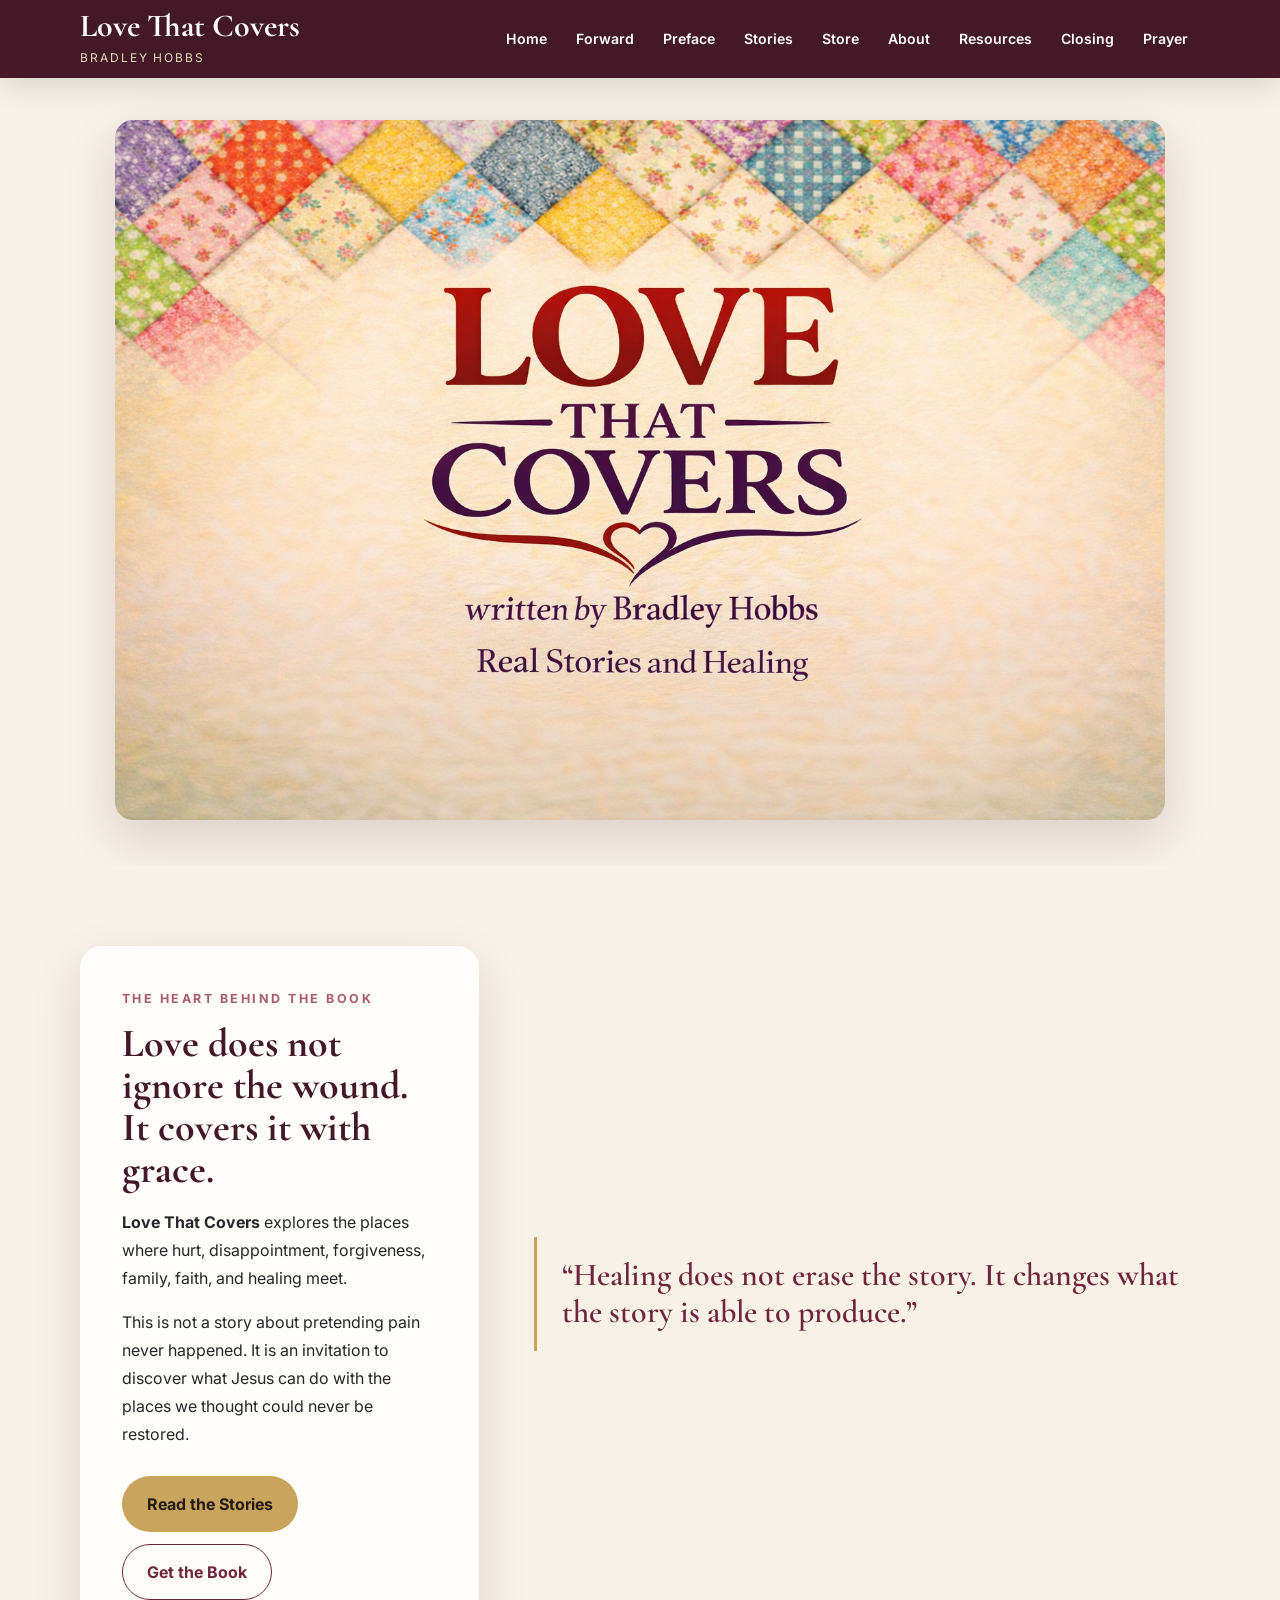
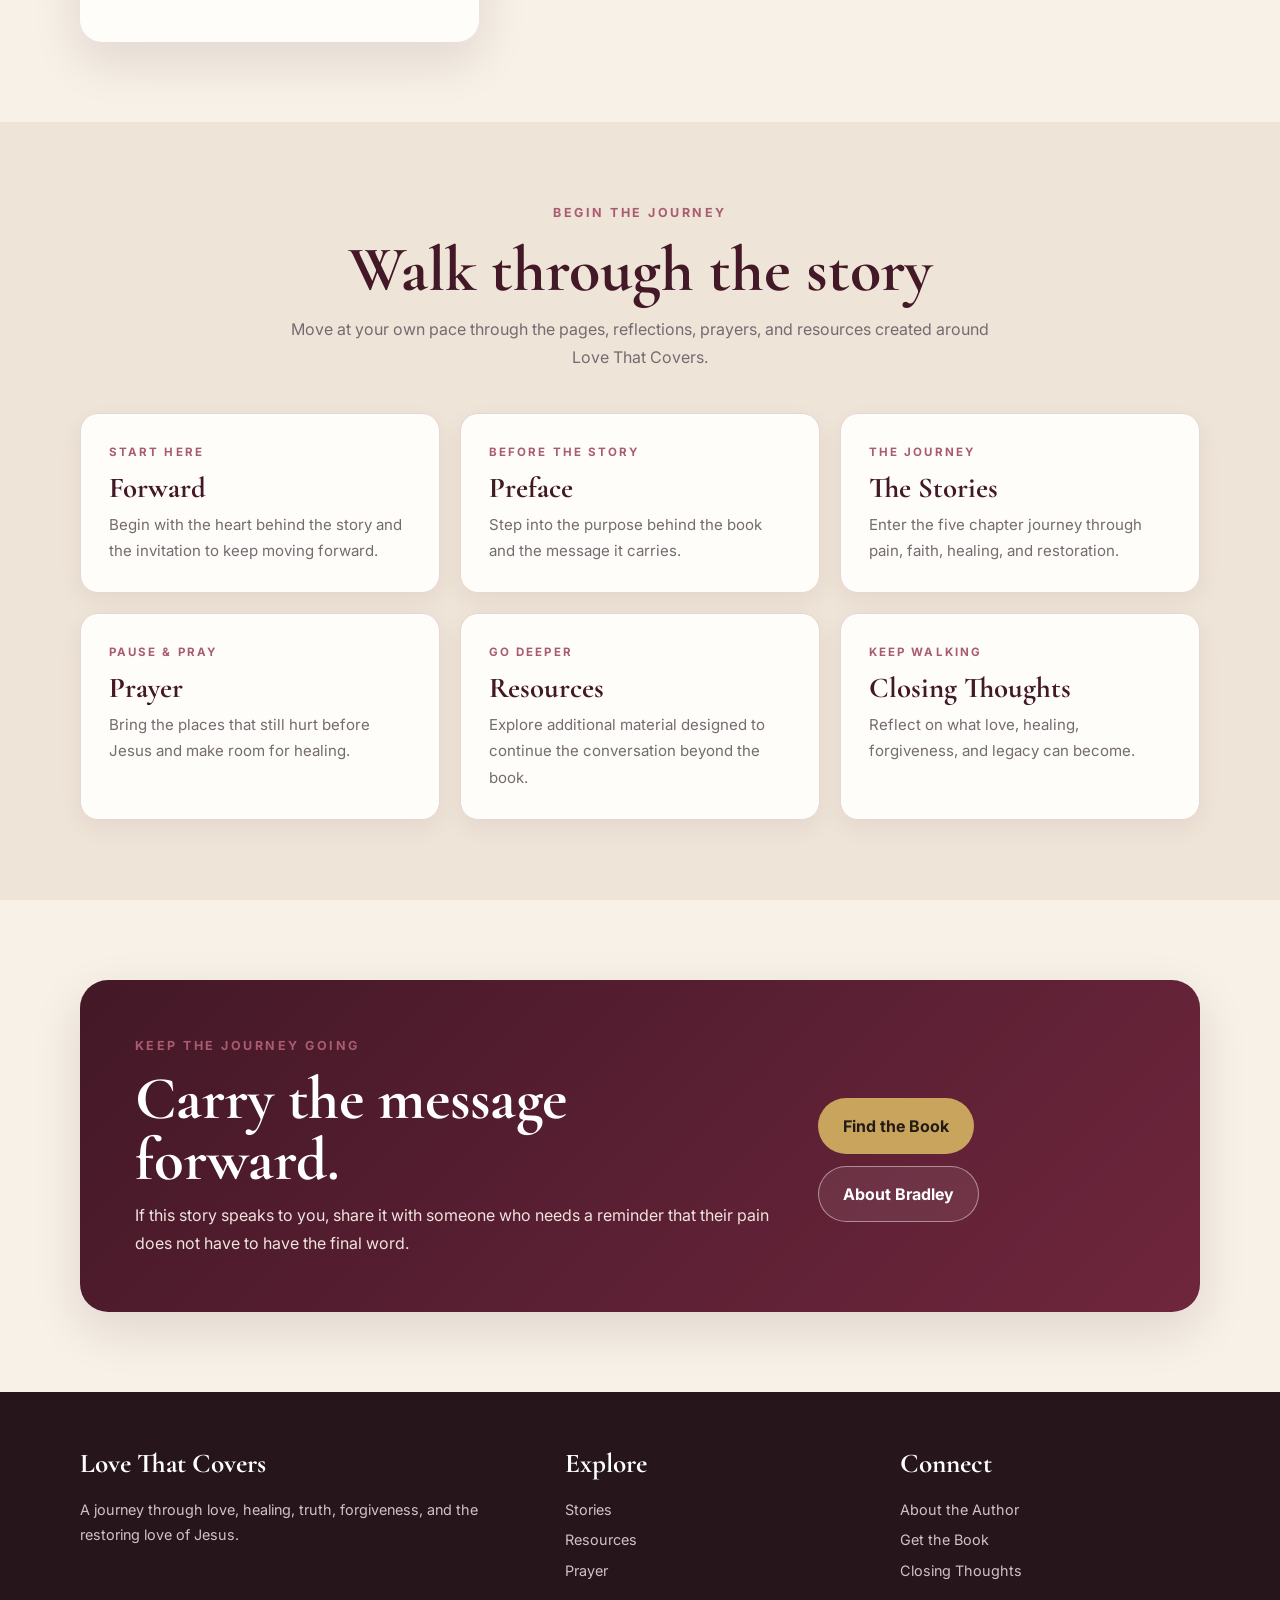
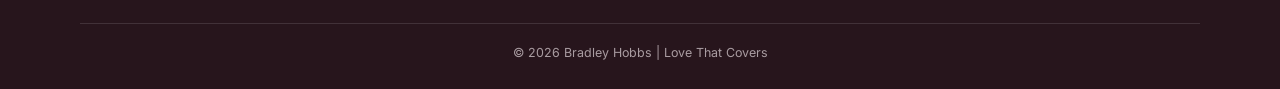
<file: index.html>
<!DOCTYPE html>
<html lang="en">
<head>
<meta charset="UTF-8">
<meta name="viewport" content="width=device-width, initial-scale=1.0">
<title>Love That Covers | Bradley Hobbs</title>
<meta name="description" content="Love That Covers by Bradley Hobbs. A journey through love, healing, forgiveness, truth, and the restoring love of Jesus.">
<link rel="stylesheet" href="styles.css">
</head>
<body>
<header class="site-header">
<div class="container header-inner">
<a class="brand" href="index.html"><span class="brand-title">Love That Covers</span><span class="brand-author">Bradley Hobbs</span></a>
<button class="menu-toggle" type="button" aria-label="Open navigation" aria-expanded="false" onclick="toggleMenu()">☰</button>
<nav class="site-nav" id="siteNav" aria-label="Main navigation">
<a href="index.html">Home</a><a href="forward.html">Forward</a><a href="preface.html">Preface</a><a href="stories.html">Stories</a><a href="store.html">Store</a><a href="about.html">About</a><a href="resources.html">Resources</a><a href="closing.html">Closing</a><a href="prayer.html">Prayer</a>
</nav>
</div>
</header>
<main>
<section class="hero">
<img class="hero-image" src="B301321B-BF15-4B34-BEE3-1EFD43D70DFA.png" alt="Love That Covers book artwork">
</section>
<section class="section">
<div class="container intro">
<div class="intro-card">
<div class="eyebrow">The heart behind the book</div>
<h2>Love does not ignore the wound. It covers it with grace.</h2>
<p><strong>Love That Covers</strong> explores the places where hurt, disappointment, forgiveness, family, faith, and healing meet.</p>
<p>This is not a story about pretending pain never happened. It is an invitation to discover what Jesus can do with the places we thought could never be restored.</p>
<div class="actions"><a class="button button-primary" href="stories.html">Read the Stories</a><a class="button button-outline" href="store.html">Get the Book</a></div>
</div>
<div class="pullquote">“Healing does not erase the story. It changes what the story is able to produce.”</div>
</div>
</section>
<section class="section section-soft">
<div class="container">
<div class="section-heading"><div class="eyebrow">Begin the journey</div><h2>Walk through the story</h2><p>Move at your own pace through the pages, reflections, prayers, and resources created around Love That Covers.</p></div>
<div class="grid">
<a class="card" href="forward.html"><div class="card-number">Start here</div><h3>Forward</h3><p>Begin with the heart behind the story and the invitation to keep moving forward.</p></a>
<a class="card" href="preface.html"><div class="card-number">Before the story</div><h3>Preface</h3><p>Step into the purpose behind the book and the message it carries.</p></a>
<a class="card" href="stories.html"><div class="card-number">The journey</div><h3>The Stories</h3><p>Enter the five chapter journey through pain, faith, healing, and restoration.</p></a>
<a class="card" href="prayer.html"><div class="card-number">Pause &amp; pray</div><h3>Prayer</h3><p>Bring the places that still hurt before Jesus and make room for healing.</p></a>
<a class="card" href="resources.html"><div class="card-number">Go deeper</div><h3>Resources</h3><p>Explore additional material designed to continue the conversation beyond the book.</p></a>
<a class="card" href="closing.html"><div class="card-number">Keep walking</div><h3>Closing Thoughts</h3><p>Reflect on what love, healing, forgiveness, and legacy can become.</p></a>
</div></div>
</section>
<section class="section"><div class="container"><div class="cta"><div><div class="eyebrow">Keep the journey going</div><h2>Carry the message forward.</h2><p>If this story speaks to you, share it with someone who needs a reminder that their pain does not have to have the final word.</p></div><div class="actions"><a class="button button-primary" href="store.html">Find the Book</a><a class="button button-secondary" href="about.html">About Bradley</a></div></div></div></section>
</main>
<footer class="site-footer"><div class="container"><div class="footer-grid"><div><h3>Love That Covers</h3><p>A journey through love, healing, truth, forgiveness, and the restoring love of Jesus.</p></div><div><h3>Explore</h3><a href="stories.html">Stories</a><a href="resources.html">Resources</a><a href="prayer.html">Prayer</a></div><div><h3>Connect</h3><a href="about.html">About the Author</a><a href="store.html">Get the Book</a><a href="closing.html">Closing Thoughts</a></div></div><div class="footer-bottom">© 2026 Bradley Hobbs | Love That Covers</div></div></footer>
<script>
function toggleMenu(){const nav=document.getElementById('siteNav');const button=document.querySelector('.menu-toggle');const open=nav.classList.toggle('open');button.setAttribute('aria-expanded',open?'true':'false');button.setAttribute('aria-label',open?'Close navigation':'Open navigation');}
document.querySelectorAll('.site-nav a').forEach(link=>link.addEventListener('click',()=>{document.getElementById('siteNav').classList.remove('open');document.querySelector('.menu-toggle').setAttribute('aria-expanded','false');document.querySelector('.menu-toggle').setAttribute('aria-label','Open navigation');}));
</script>
</body>
</html>
</file>
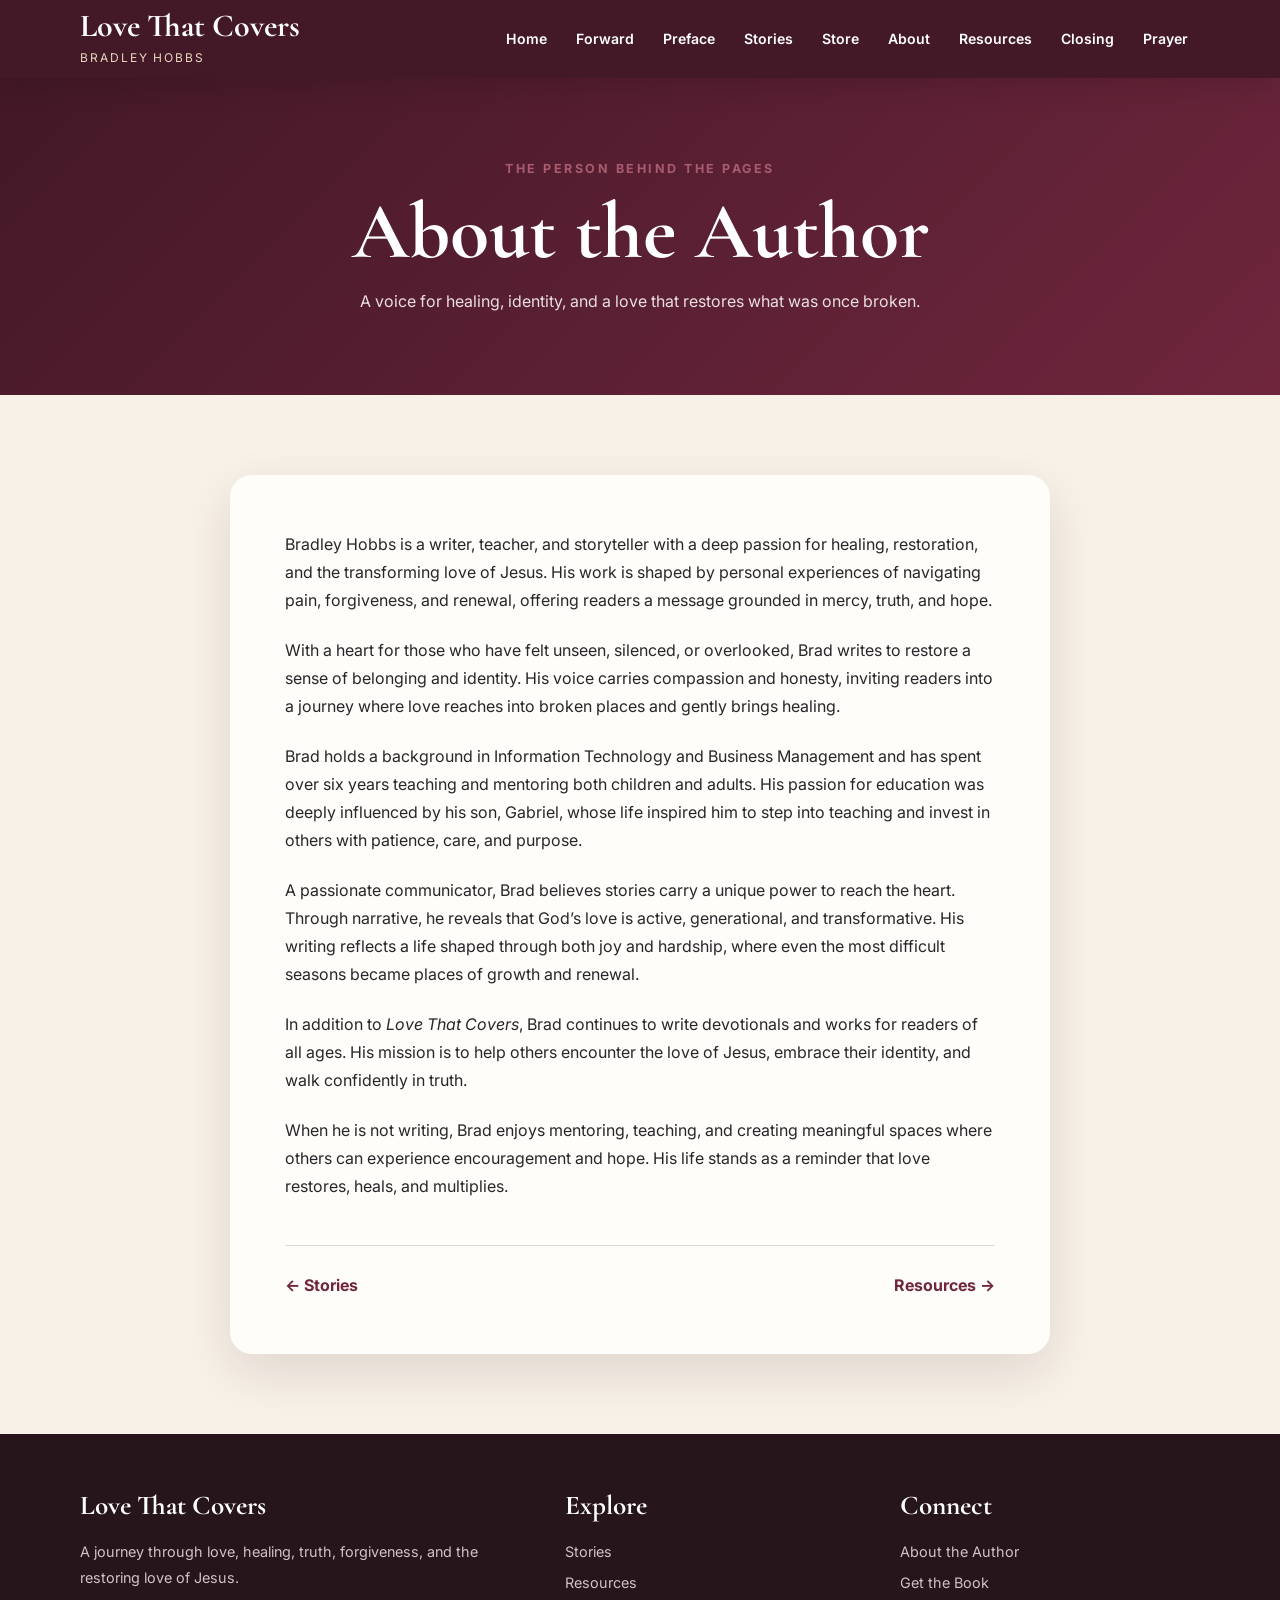
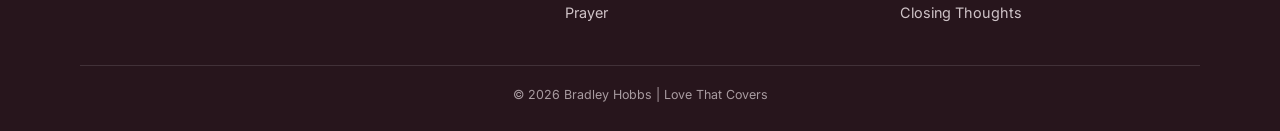
<file: about.html>
<!DOCTYPE html>
<html lang="en">
<head>
<meta charset="UTF-8">
<meta name="viewport" content="width=device-width, initial-scale=1.0">
<title>About the Author | Love That Covers</title>
<meta name="description" content="About Bradley Hobbs, author of Love That Covers.">
<link rel="stylesheet" href="styles.css">
</head>
<body>
<header class="site-header">
<div class="container header-inner">
<a class="brand" href="index.html"><span class="brand-title">Love That Covers</span><span class="brand-author">Bradley Hobbs</span></a>
<button class="menu-toggle" type="button" aria-label="Open navigation" aria-expanded="false" onclick="toggleMenu()">☰</button>
<nav class="site-nav" id="siteNav" aria-label="Main navigation">
<a href="index.html">Home</a><a href="forward.html">Forward</a><a href="preface.html">Preface</a><a href="stories.html">Stories</a><a href="store.html">Store</a><a href="about.html">About</a><a href="resources.html">Resources</a><a href="closing.html">Closing</a><a href="prayer.html">Prayer</a>
</nav>
</div>
</header>
<main>
<section class="page-hero"><div class="container"><div class="eyebrow">The person behind the pages</div><h1>About the Author</h1><p>A voice for healing, identity, and a love that restores what was once broken.</p></div></section>
<section class="section"><div class="container"><article class="reading">
<p>Bradley Hobbs is a writer, teacher, and storyteller with a deep passion for healing, restoration, and the transforming love of Jesus. His work is shaped by personal experiences of navigating pain, forgiveness, and renewal, offering readers a message grounded in mercy, truth, and hope.</p>
<p>With a heart for those who have felt unseen, silenced, or overlooked, Brad writes to restore a sense of belonging and identity. His voice carries compassion and honesty, inviting readers into a journey where love reaches into broken places and gently brings healing.</p>
<p>Brad holds a background in Information Technology and Business Management and has spent over six years teaching and mentoring both children and adults. His passion for education was deeply influenced by his son, Gabriel, whose life inspired him to step into teaching and invest in others with patience, care, and purpose.</p>
<p>A passionate communicator, Brad believes stories carry a unique power to reach the heart. Through narrative, he reveals that God’s love is active, generational, and transformative. His writing reflects a life shaped through both joy and hardship, where even the most difficult seasons became places of growth and renewal.</p>
<p>In addition to <em>Love That Covers</em>, Brad continues to write devotionals and works for readers of all ages. His mission is to help others encounter the love of Jesus, embrace their identity, and walk confidently in truth.</p>
<p>When he is not writing, Brad enjoys mentoring, teaching, and creating meaningful spaces where others can experience encouragement and hope. His life stands as a reminder that love restores, heals, and multiplies.</p>
<div class="chapter-nav"><a href="stories.html">← Stories</a><a href="resources.html">Resources →</a></div>
</article></div></section>
</main>
<footer class="site-footer"><div class="container"><div class="footer-grid"><div><h3>Love That Covers</h3><p>A journey through love, healing, truth, forgiveness, and the restoring love of Jesus.</p></div><div><h3>Explore</h3><a href="stories.html">Stories</a><a href="resources.html">Resources</a><a href="prayer.html">Prayer</a></div><div><h3>Connect</h3><a href="about.html">About the Author</a><a href="store.html">Get the Book</a><a href="closing.html">Closing Thoughts</a></div></div><div class="footer-bottom">© 2026 Bradley Hobbs | Love That Covers</div></div></footer>
<script>
function toggleMenu(){const nav=document.getElementById('siteNav');const button=document.querySelector('.menu-toggle');const open=nav.classList.toggle('open');button.setAttribute('aria-expanded',open?'true':'false');button.setAttribute('aria-label',open?'Close navigation':'Open navigation');}
document.querySelectorAll('.site-nav a').forEach(link=>link.addEventListener('click',()=>{document.getElementById('siteNav').classList.remove('open');document.querySelector('.menu-toggle').setAttribute('aria-expanded','false');document.querySelector('.menu-toggle').setAttribute('aria-label','Open navigation');}));
</script>
</body>
</html>
</file>
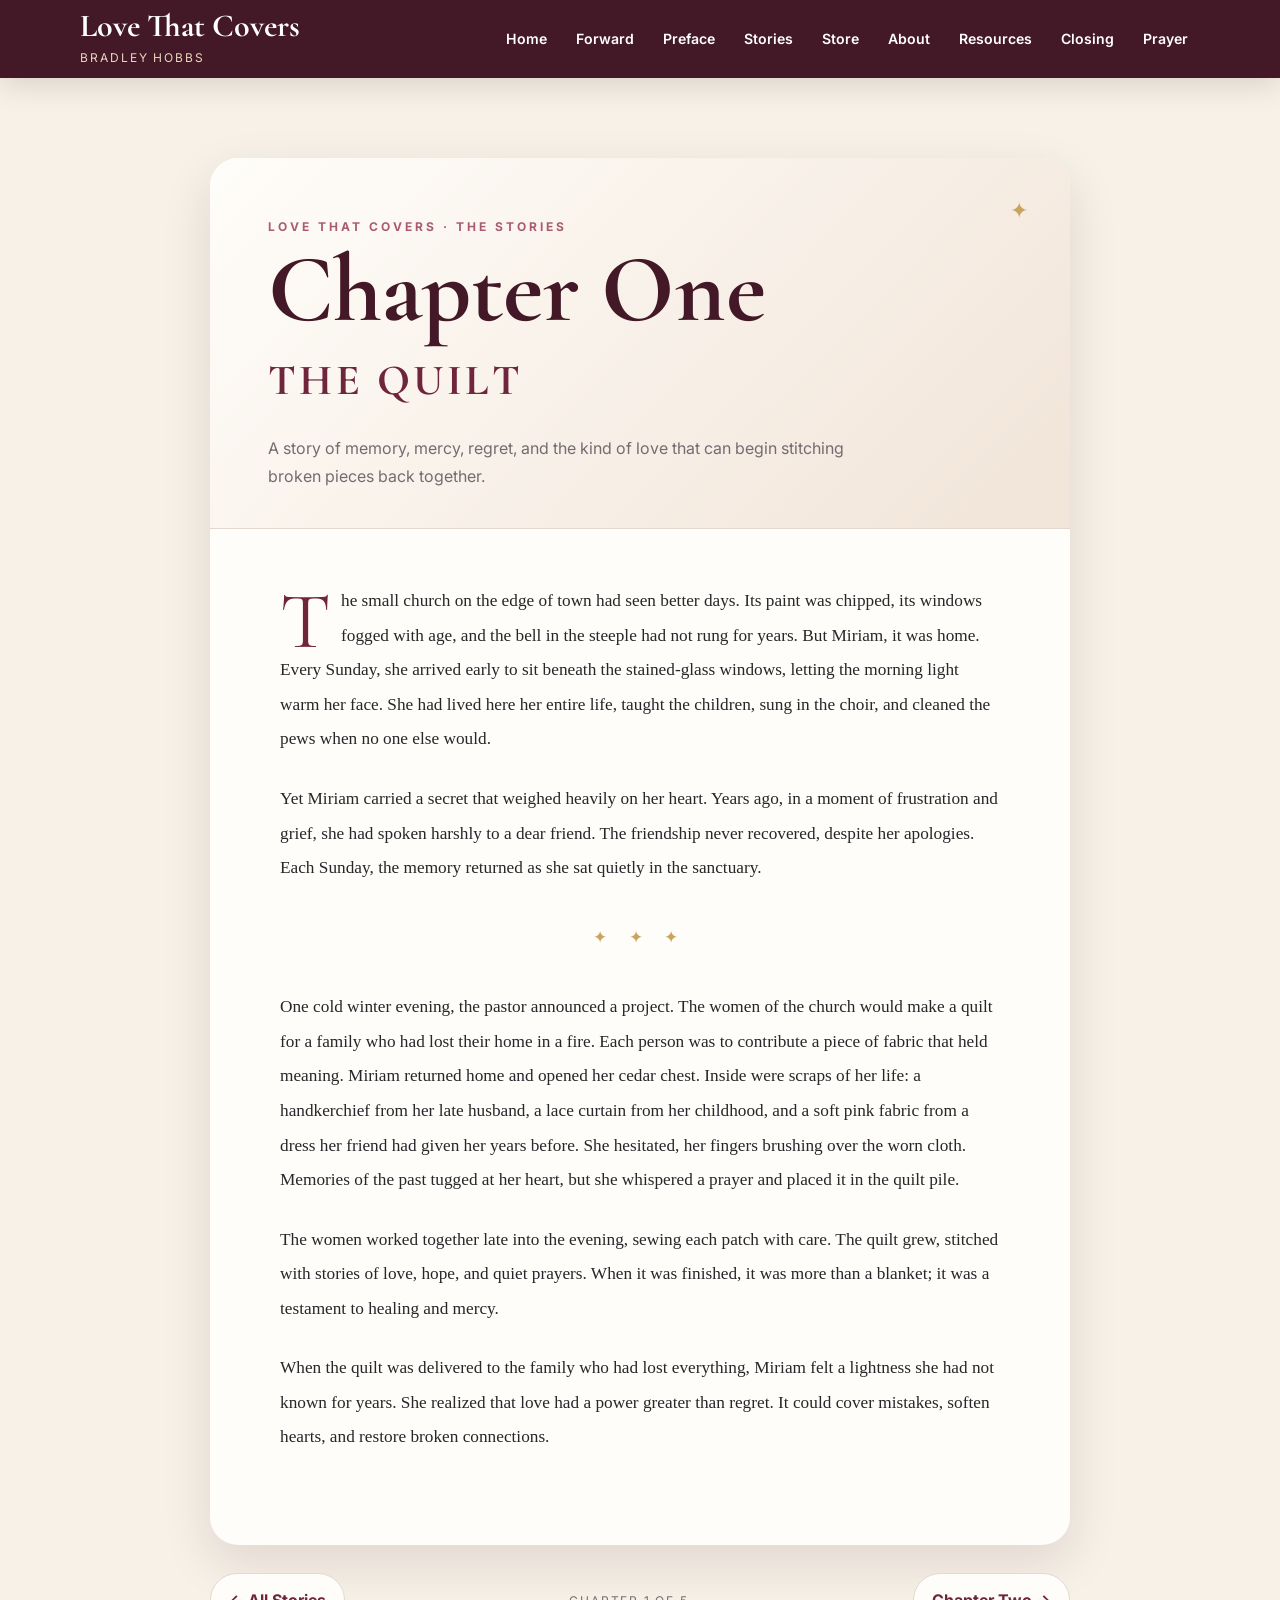
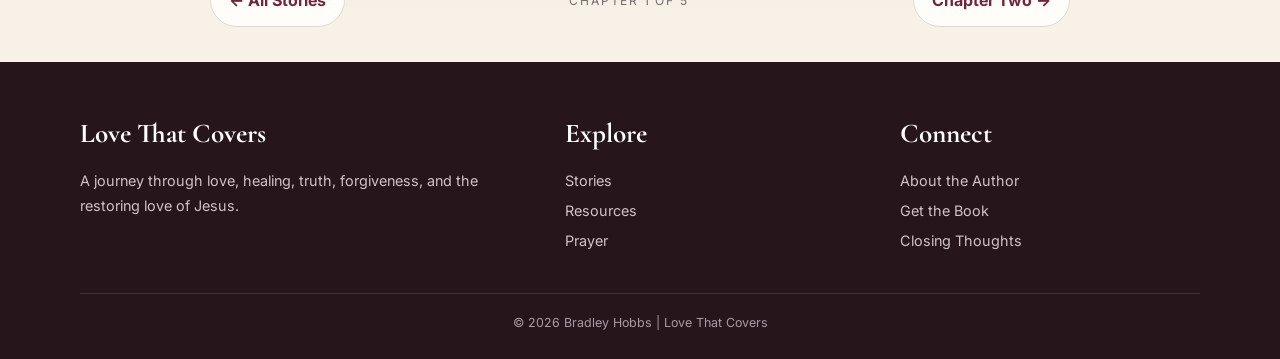
<file: chapter1.html>
<!DOCTYPE html>
<html lang="en">
<head>
<meta charset="UTF-8">
<meta name="viewport" content="width=device-width, initial-scale=1.0">
<title>Chapter One | Love That Covers</title>
<meta name="description" content="Chapter One, The Quilt, from Love That Covers by Bradley Hobbs.">
<link rel="stylesheet" href="styles.css">
<style>
.chapter-reading{max-width:860px;margin:0 auto;background:var(--paper);border-radius:28px;box-shadow:var(--shadow);overflow:hidden}
.chapter-opening{padding:58px 58px 38px;background:linear-gradient(135deg,#fffdf9,#f1e4d8);border-bottom:1px solid var(--line);position:relative}
.chapter-opening::after{content:"✦";position:absolute;right:42px;top:32px;color:var(--gold);font-size:1.4rem}
.chapter-label{font-size:.75rem;letter-spacing:.25em;text-transform:uppercase;color:var(--rose);font-weight:700}
.chapter-opening h1{font-family:'Cormorant Garamond',Georgia,serif;color:var(--wine-dark);font-size:clamp(3.5rem,8vw,6rem);line-height:.85;margin:12px 0}
.chapter-opening h2{font-family:'Cormorant Garamond',Georgia,serif;color:var(--wine);font-size:clamp(1.8rem,4vw,2.7rem);letter-spacing:.08em;text-transform:uppercase}
.chapter-opening p{max-width:620px;color:var(--muted);margin-top:16px}
.chapter-body{padding:55px 70px 65px;font-family:Georgia,serif;font-size:1.08rem;line-height:2}
.chapter-body p{margin-bottom:25px}
.chapter-body p:first-child::first-letter{float:left;font-family:'Cormorant Garamond',Georgia,serif;font-size:5rem;line-height:.75;padding:8px 10px 0 0;color:var(--wine)}
.chapter-divider{text-align:center;color:var(--gold);letter-spacing:.5em;margin:35px 0}
.chapter-footer{max-width:860px;margin:28px auto 0;display:flex;justify-content:space-between;align-items:center;gap:15px}
.chapter-footer a{text-decoration:none;color:var(--wine);font-weight:700;padding:12px 18px;border-radius:999px;border:1px solid var(--line);background:var(--paper)}
.chapter-footer a:hover{border-color:var(--gold);background:#fff8ec}
.chapter-position{font-size:.75rem;letter-spacing:.15em;text-transform:uppercase;color:var(--muted)}
@media(max-width:640px){.chapter-opening{padding:40px 28px 30px}.chapter-opening::after{right:24px;top:22px}.chapter-body{padding:35px 26px 42px;font-size:1.02rem;line-height:1.9}.chapter-footer{flex-wrap:wrap}.chapter-position{order:3;width:100%;text-align:center}}
</style>
</head>
<body>
<header class="site-header">
<div class="container header-inner">
<a class="brand" href="index.html"><span class="brand-title">Love That Covers</span><span class="brand-author">Bradley Hobbs</span></a>
<button class="menu-toggle" type="button" aria-label="Open navigation" aria-expanded="false" onclick="toggleMenu()">☰</button>
<nav class="site-nav" id="siteNav" aria-label="Main navigation">
<a href="index.html">Home</a><a href="forward.html">Forward</a><a href="preface.html">Preface</a><a href="stories.html" aria-current="page">Stories</a><a href="store.html">Store</a><a href="about.html">About</a><a href="resources.html">Resources</a><a href="closing.html">Closing</a><a href="prayer.html">Prayer</a>
</nav>
</div>
</header>
<main>
<section class="section" style="padding-bottom:35px">
<div class="container">
<article class="chapter-reading">
<header class="chapter-opening">
<div class="chapter-label">Love That Covers · The Stories</div>
<h1>Chapter One</h1>
<h2>The Quilt</h2>
<p>A story of memory, mercy, regret, and the kind of love that can begin stitching broken pieces back together.</p>
</header>
<div class="chapter-body">
<p>The small church on the edge of town had seen better days. Its paint was chipped, its windows fogged with age, and the bell in the steeple had not rung for years. But Miriam, it was home. Every Sunday, she arrived early to sit beneath the stained-glass windows, letting the morning light warm her face. She had lived here her entire life, taught the children, sung in the choir, and cleaned the pews when no one else would.</p>
<p>Yet Miriam carried a secret that weighed heavily on her heart. Years ago, in a moment of frustration and grief, she had spoken harshly to a dear friend. The friendship never recovered, despite her apologies. Each Sunday, the memory returned as she sat quietly in the sanctuary.</p>
<div class="chapter-divider">✦ ✦ ✦</div>
<p>One cold winter evening, the pastor announced a project. The women of the church would make a quilt for a family who had lost their home in a fire. Each person was to contribute a piece of fabric that held meaning. Miriam returned home and opened her cedar chest. Inside were scraps of her life: a handkerchief from her late husband, a lace curtain from her childhood, and a soft pink fabric from a dress her friend had given her years before. She hesitated, her fingers brushing over the worn cloth. Memories of the past tugged at her heart, but she whispered a prayer and placed it in the quilt pile.</p>
<p>The women worked together late into the evening, sewing each patch with care. The quilt grew, stitched with stories of love, hope, and quiet prayers. When it was finished, it was more than a blanket; it was a testament to healing and mercy.</p>
<p>When the quilt was delivered to the family who had lost everything, Miriam felt a lightness she had not known for years. She realized that love had a power greater than regret. It could cover mistakes, soften hearts, and restore broken connections.</p>
</div>
</article>
<div class="chapter-footer">
<a href="stories.html">← All Stories</a>
<span class="chapter-position">Chapter 1 of 5</span>
<a href="chapter2.html">Chapter Two →</a>
</div>
</div>
</section>
</main>
<footer class="site-footer"><div class="container"><div class="footer-grid"><div><h3>Love That Covers</h3><p>A journey through love, healing, truth, forgiveness, and the restoring love of Jesus.</p></div><div><h3>Explore</h3><a href="stories.html">Stories</a><a href="resources.html">Resources</a><a href="prayer.html">Prayer</a></div><div><h3>Connect</h3><a href="about.html">About the Author</a><a href="store.html">Get the Book</a><a href="closing.html">Closing Thoughts</a></div></div><div class="footer-bottom">© 2026 Bradley Hobbs | Love That Covers</div></div></footer>
<script>
function toggleMenu(){const nav=document.getElementById('siteNav');const button=document.querySelector('.menu-toggle');const open=nav.classList.toggle('open');button.setAttribute('aria-expanded',open?'true':'false');button.setAttribute('aria-label',open?'Close navigation':'Open navigation');}
document.querySelectorAll('.site-nav a').forEach(link=>link.addEventListener('click',()=>{document.getElementById('siteNav').classList.remove('open');document.querySelector('.menu-toggle').setAttribute('aria-expanded','false');}));
</script>
</body>
</html>
</file>
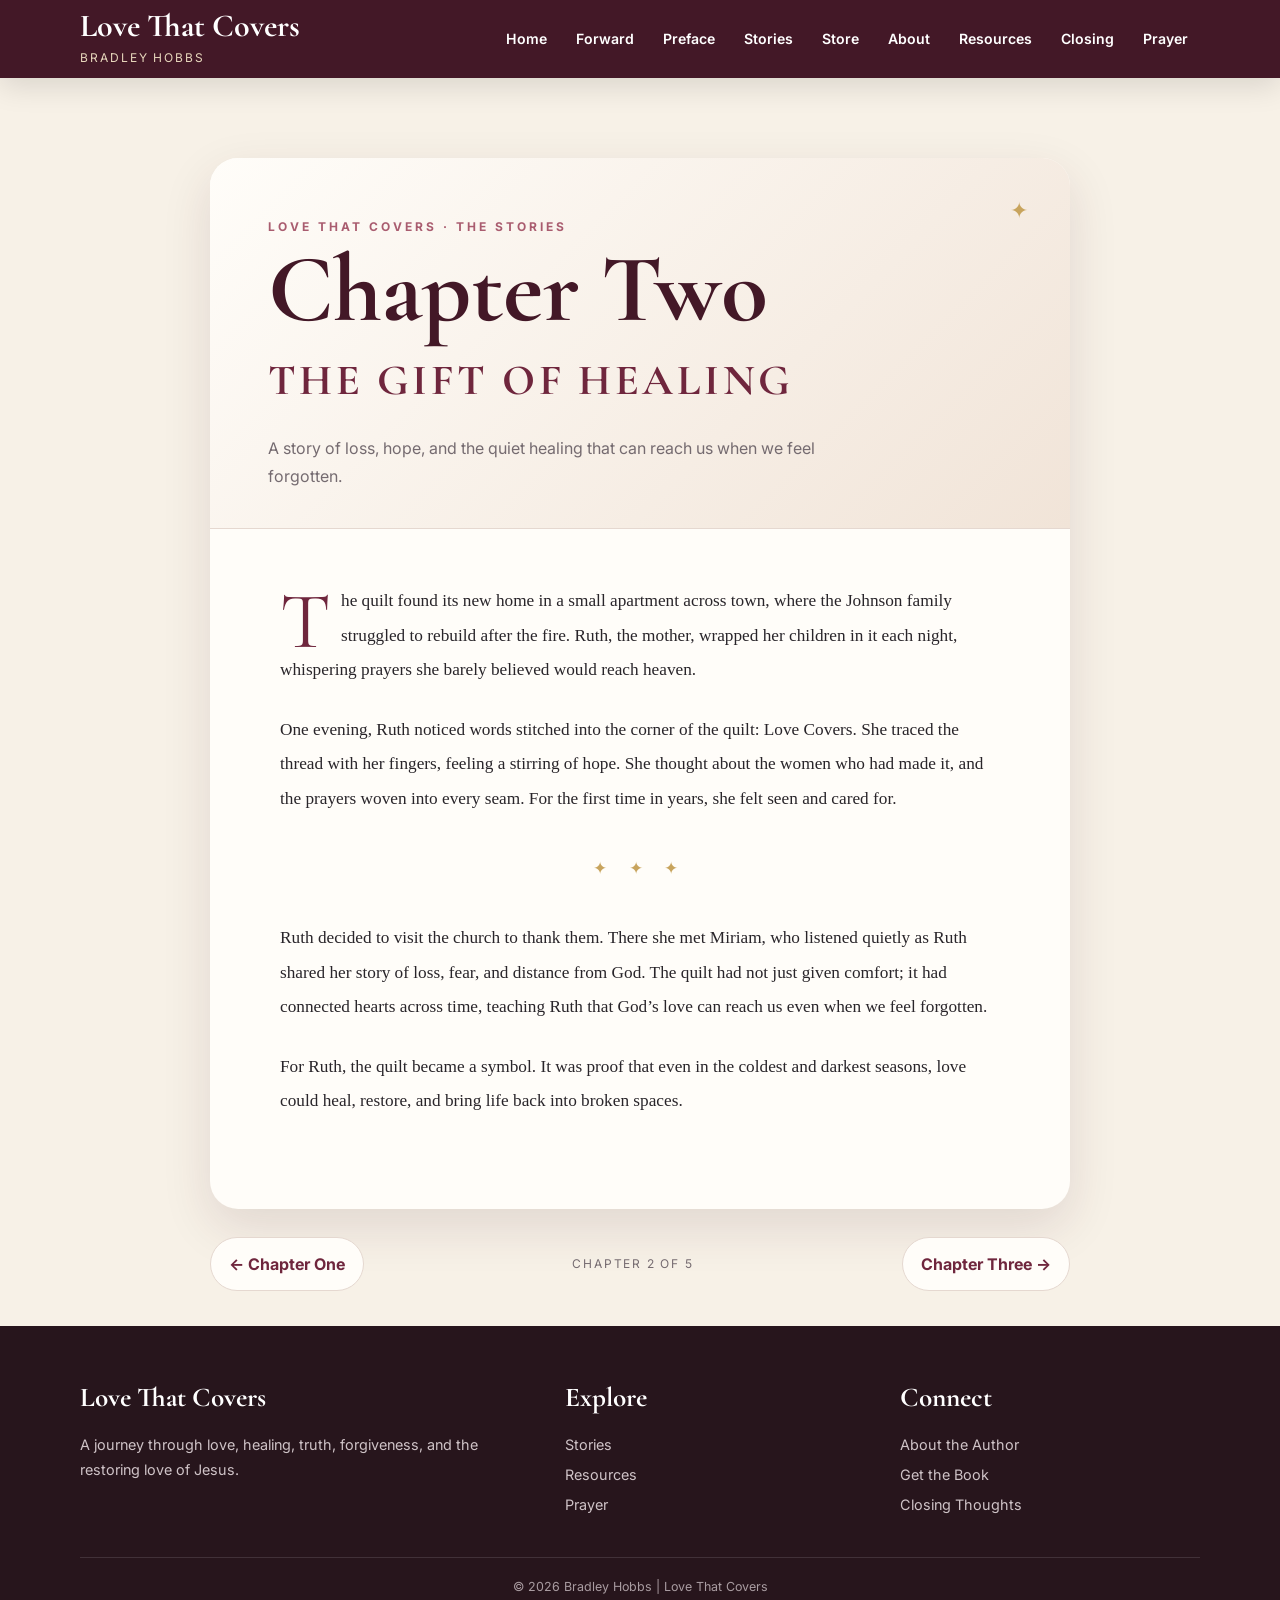
<file: chapter2.html>
<!DOCTYPE html>
<html lang="en">
<head>
<meta charset="UTF-8">
<meta name="viewport" content="width=device-width, initial-scale=1.0">
<title>Chapter Two | Love That Covers</title>
<meta name="description" content="Chapter Two, The Gift of Healing, from Love That Covers by Bradley Hobbs.">
<link rel="stylesheet" href="styles.css">
<style>
.chapter-reading{max-width:860px;margin:0 auto;background:var(--paper);border-radius:28px;box-shadow:var(--shadow);overflow:hidden}
.chapter-opening{padding:58px 58px 38px;background:linear-gradient(135deg,#fffdf9,#f1e4d8);border-bottom:1px solid var(--line);position:relative}
.chapter-opening::after{content:"✦";position:absolute;right:42px;top:32px;color:var(--gold);font-size:1.4rem}
.chapter-label{font-size:.75rem;letter-spacing:.25em;text-transform:uppercase;color:var(--rose);font-weight:700}
.chapter-opening h1{font-family:'Cormorant Garamond',Georgia,serif;color:var(--wine-dark);font-size:clamp(3.5rem,8vw,6rem);line-height:.85;margin:12px 0}
.chapter-opening h2{font-family:'Cormorant Garamond',Georgia,serif;color:var(--wine);font-size:clamp(1.8rem,4vw,2.7rem);letter-spacing:.08em;text-transform:uppercase}
.chapter-opening p{max-width:620px;color:var(--muted);margin-top:16px}
.chapter-body{padding:55px 70px 65px;font-family:Georgia,serif;font-size:1.08rem;line-height:2}
.chapter-body p{margin-bottom:25px}
.chapter-body p:first-child::first-letter{float:left;font-family:'Cormorant Garamond',Georgia,serif;font-size:5rem;line-height:.75;padding:8px 10px 0 0;color:var(--wine)}
.chapter-divider{text-align:center;color:var(--gold);letter-spacing:.5em;margin:35px 0}
.chapter-footer{max-width:860px;margin:28px auto 0;display:flex;justify-content:space-between;align-items:center;gap:15px}
.chapter-footer a{text-decoration:none;color:var(--wine);font-weight:700;padding:12px 18px;border-radius:999px;border:1px solid var(--line);background:var(--paper)}
.chapter-footer a:hover{border-color:var(--gold);background:#fff8ec}
.chapter-position{font-size:.75rem;letter-spacing:.15em;text-transform:uppercase;color:var(--muted)}
@media(max-width:640px){.chapter-opening{padding:40px 28px 30px}.chapter-opening::after{right:24px;top:22px}.chapter-body{padding:35px 26px 42px;font-size:1.02rem;line-height:1.9}.chapter-footer{flex-wrap:wrap}.chapter-position{order:3;width:100%;text-align:center}}
</style>
</head>
<body>
<header class="site-header">
<div class="container header-inner">
<a class="brand" href="index.html"><span class="brand-title">Love That Covers</span><span class="brand-author">Bradley Hobbs</span></a>
<button class="menu-toggle" type="button" aria-label="Open navigation" aria-expanded="false" onclick="toggleMenu()">☰</button>
<nav class="site-nav" id="siteNav" aria-label="Main navigation">
<a href="index.html">Home</a><a href="forward.html">Forward</a><a href="preface.html">Preface</a><a href="stories.html" aria-current="page">Stories</a><a href="store.html">Store</a><a href="about.html">About</a><a href="resources.html">Resources</a><a href="closing.html">Closing</a><a href="prayer.html">Prayer</a>
</nav>
</div>
</header>
<main>
<section class="section" style="padding-bottom:35px">
<div class="container">
<article class="chapter-reading">
<header class="chapter-opening">
<div class="chapter-label">Love That Covers · The Stories</div>
<h1>Chapter Two</h1>
<h2>The Gift of Healing</h2>
<p>A story of loss, hope, and the quiet healing that can reach us when we feel forgotten.</p>
</header>
<div class="chapter-body">
<p>The quilt found its new home in a small apartment across town, where the Johnson family struggled to rebuild after the fire. Ruth, the mother, wrapped her children in it each night, whispering prayers she barely believed would reach heaven.</p>
<p>One evening, Ruth noticed words stitched into the corner of the quilt: Love Covers. She traced the thread with her fingers, feeling a stirring of hope. She thought about the women who had made it, and the prayers woven into every seam. For the first time in years, she felt seen and cared for.</p>
<div class="chapter-divider">✦ ✦ ✦</div>
<p>Ruth decided to visit the church to thank them. There she met Miriam, who listened quietly as Ruth shared her story of loss, fear, and distance from God. The quilt had not just given comfort; it had connected hearts across time, teaching Ruth that God’s love can reach us even when we feel forgotten.</p>
<p>For Ruth, the quilt became a symbol. It was proof that even in the coldest and darkest seasons, love could heal, restore, and bring life back into broken spaces.</p>
</div>
</article>
<div class="chapter-footer">
<a href="chapter1.html">← Chapter One</a>
<span class="chapter-position">Chapter 2 of 5</span>
<a href="chapter3.html">Chapter Three →</a>
</div>
</div>
</section>
</main>
<footer class="site-footer"><div class="container"><div class="footer-grid"><div><h3>Love That Covers</h3><p>A journey through love, healing, truth, forgiveness, and the restoring love of Jesus.</p></div><div><h3>Explore</h3><a href="stories.html">Stories</a><a href="resources.html">Resources</a><a href="prayer.html">Prayer</a></div><div><h3>Connect</h3><a href="about.html">About the Author</a><a href="store.html">Get the Book</a><a href="closing.html">Closing Thoughts</a></div></div><div class="footer-bottom">© 2026 Bradley Hobbs | Love That Covers</div></div></footer>
<script>
function toggleMenu(){const nav=document.getElementById('siteNav');const button=document.querySelector('.menu-toggle');const open=nav.classList.toggle('open');button.setAttribute('aria-expanded',open?'true':'false');button.setAttribute('aria-label',open?'Close navigation':'Open navigation');}
document.querySelectorAll('.site-nav a').forEach(link=>link.addEventListener('click',()=>{document.getElementById('siteNav').classList.remove('open');document.querySelector('.menu-toggle').setAttribute('aria-expanded','false');}));
</script>
</body>
</html>
</file>
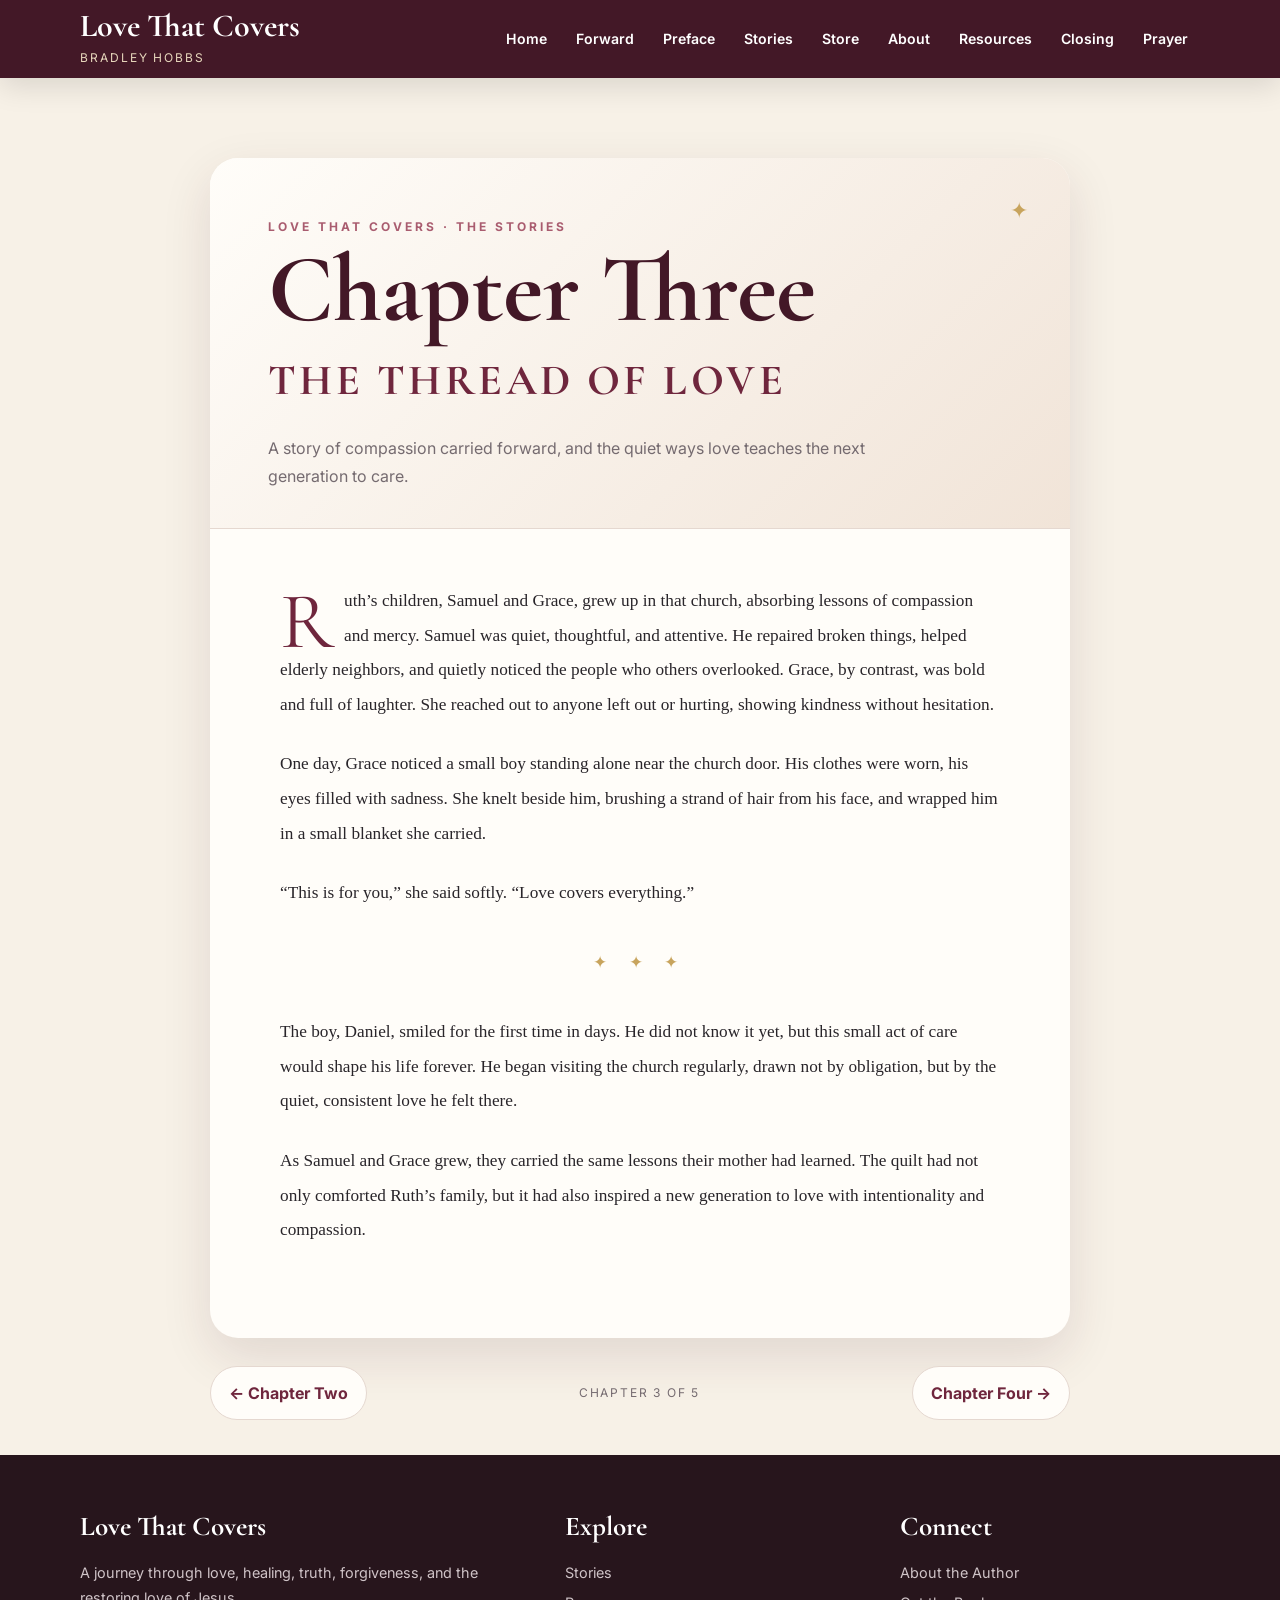
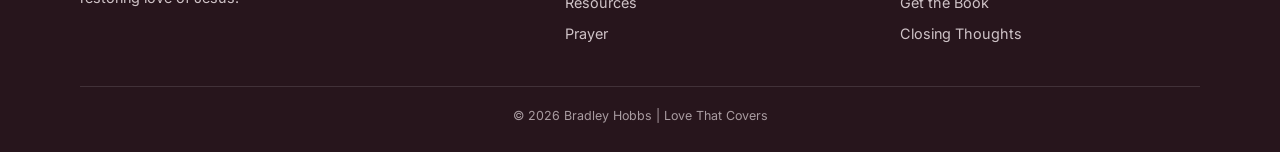
<file: chapter3.html>
<!DOCTYPE html>
<html lang="en">
<head>
<meta charset="UTF-8">
<meta name="viewport" content="width=device-width, initial-scale=1.0">
<title>Chapter Three | Love That Covers</title>
<meta name="description" content="Chapter Three, The Thread of Love, from Love That Covers by Bradley Hobbs.">
<link rel="stylesheet" href="styles.css">
<style>
.chapter-reading{max-width:860px;margin:0 auto;background:var(--paper);border-radius:28px;box-shadow:var(--shadow);overflow:hidden}.chapter-opening{padding:58px 58px 38px;background:linear-gradient(135deg,#fffdf9,#f1e4d8);border-bottom:1px solid var(--line);position:relative}.chapter-opening::after{content:"✦";position:absolute;right:42px;top:32px;color:var(--gold);font-size:1.4rem}.chapter-label{font-size:.75rem;letter-spacing:.25em;text-transform:uppercase;color:var(--rose);font-weight:700}.chapter-opening h1{font-family:'Cormorant Garamond',Georgia,serif;color:var(--wine-dark);font-size:clamp(3.5rem,8vw,6rem);line-height:.85;margin:12px 0}.chapter-opening h2{font-family:'Cormorant Garamond',Georgia,serif;color:var(--wine);font-size:clamp(1.8rem,4vw,2.7rem);letter-spacing:.08em;text-transform:uppercase}.chapter-opening p{max-width:620px;color:var(--muted);margin-top:16px}.chapter-body{padding:55px 70px 65px;font-family:Georgia,serif;font-size:1.08rem;line-height:2}.chapter-body p{margin-bottom:25px}.chapter-body p:first-child::first-letter{float:left;font-family:'Cormorant Garamond',Georgia,serif;font-size:5rem;line-height:.75;padding:8px 10px 0 0;color:var(--wine)}.chapter-divider{text-align:center;color:var(--gold);letter-spacing:.5em;margin:35px 0}.chapter-footer{max-width:860px;margin:28px auto 0;display:flex;justify-content:space-between;align-items:center;gap:15px}.chapter-footer a{text-decoration:none;color:var(--wine);font-weight:700;padding:12px 18px;border-radius:999px;border:1px solid var(--line);background:var(--paper)}.chapter-footer a:hover{border-color:var(--gold);background:#fff8ec}.chapter-position{font-size:.75rem;letter-spacing:.15em;text-transform:uppercase;color:var(--muted)}@media(max-width:640px){.chapter-opening{padding:40px 28px 30px}.chapter-opening::after{right:24px;top:22px}.chapter-body{padding:35px 26px 42px;font-size:1.02rem;line-height:1.9}.chapter-footer{flex-wrap:wrap}.chapter-position{order:3;width:100%;text-align:center}}
</style>
</head>
<body>
<header class="site-header"><div class="container header-inner"><a class="brand" href="index.html"><span class="brand-title">Love That Covers</span><span class="brand-author">Bradley Hobbs</span></a><button class="menu-toggle" type="button" aria-label="Open navigation" aria-expanded="false" onclick="toggleMenu()">☰</button><nav class="site-nav" id="siteNav" aria-label="Main navigation"><a href="index.html">Home</a><a href="forward.html">Forward</a><a href="preface.html">Preface</a><a href="stories.html" aria-current="page">Stories</a><a href="store.html">Store</a><a href="about.html">About</a><a href="resources.html">Resources</a><a href="closing.html">Closing</a><a href="prayer.html">Prayer</a></nav></div></header>
<main><section class="section" style="padding-bottom:35px"><div class="container"><article class="chapter-reading"><header class="chapter-opening"><div class="chapter-label">Love That Covers · The Stories</div><h1>Chapter Three</h1><h2>The Thread of Love</h2><p>A story of compassion carried forward, and the quiet ways love teaches the next generation to care.</p></header><div class="chapter-body"><p>Ruth’s children, Samuel and Grace, grew up in that church, absorbing lessons of compassion and mercy. Samuel was quiet, thoughtful, and attentive. He repaired broken things, helped elderly neighbors, and quietly noticed the people who others overlooked. Grace, by contrast, was bold and full of laughter. She reached out to anyone left out or hurting, showing kindness without hesitation.</p><p>One day, Grace noticed a small boy standing alone near the church door. His clothes were worn, his eyes filled with sadness. She knelt beside him, brushing a strand of hair from his face, and wrapped him in a small blanket she carried.</p><p>“This is for you,” she said softly. “Love covers everything.”</p><div class="chapter-divider">✦ ✦ ✦</div><p>The boy, Daniel, smiled for the first time in days. He did not know it yet, but this small act of care would shape his life forever. He began visiting the church regularly, drawn not by obligation, but by the quiet, consistent love he felt there.</p><p>As Samuel and Grace grew, they carried the same lessons their mother had learned. The quilt had not only comforted Ruth’s family, but it had also inspired a new generation to love with intentionality and compassion.</p></div></article><div class="chapter-footer"><a href="chapter2.html">← Chapter Two</a><span class="chapter-position">Chapter 3 of 5</span><a href="chapter4.html">Chapter Four →</a></div></div></section></main>
<footer class="site-footer"><div class="container"><div class="footer-grid"><div><h3>Love That Covers</h3><p>A journey through love, healing, truth, forgiveness, and the restoring love of Jesus.</p></div><div><h3>Explore</h3><a href="stories.html">Stories</a><a href="resources.html">Resources</a><a href="prayer.html">Prayer</a></div><div><h3>Connect</h3><a href="about.html">About the Author</a><a href="store.html">Get the Book</a><a href="closing.html">Closing Thoughts</a></div></div><div class="footer-bottom">© 2026 Bradley Hobbs | Love That Covers</div></div></footer>
<script>function toggleMenu(){const nav=document.getElementById('siteNav');const button=document.querySelector('.menu-toggle');const open=nav.classList.toggle('open');button.setAttribute('aria-expanded',open?'true':'false');button.setAttribute('aria-label',open?'Close navigation':'Open navigation');}document.querySelectorAll('.site-nav a').forEach(link=>link.addEventListener('click',()=>{document.getElementById('siteNav').classList.remove('open');document.querySelector('.menu-toggle').setAttribute('aria-expanded','false');}));</script>
</body>
</html>
</file>
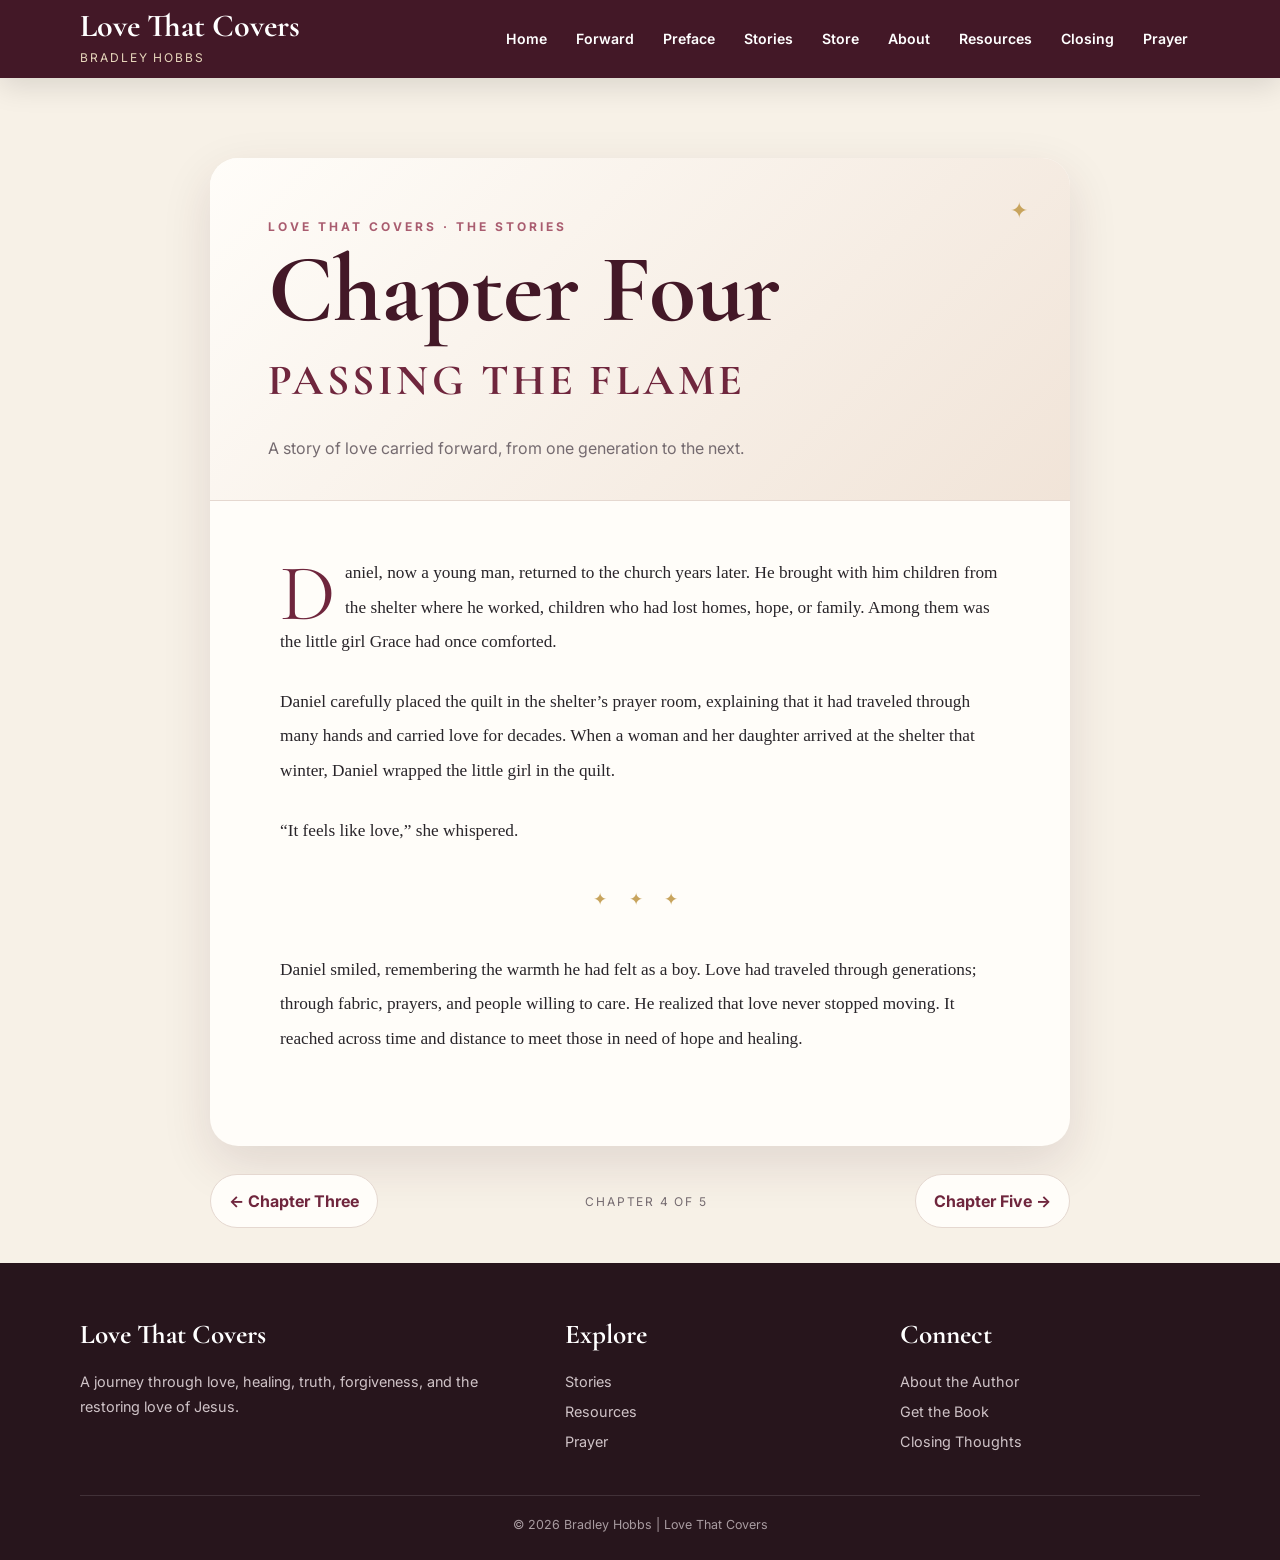
<file: chapter4.html>
<!DOCTYPE html>
<html lang="en">
<head>
<meta charset="UTF-8">
<meta name="viewport" content="width=device-width, initial-scale=1.0">
<title>Chapter Four | Love That Covers</title>
<meta name="description" content="Chapter Four, Passing the Flame, from Love That Covers by Bradley Hobbs.">
<link rel="stylesheet" href="styles.css">
<style>
.chapter-reading{max-width:860px;margin:0 auto;background:var(--paper);border-radius:28px;box-shadow:var(--shadow);overflow:hidden}.chapter-opening{padding:58px 58px 38px;background:linear-gradient(135deg,#fffdf9,#f1e4d8);border-bottom:1px solid var(--line);position:relative}.chapter-opening::after{content:"✦";position:absolute;right:42px;top:32px;color:var(--gold);font-size:1.4rem}.chapter-label{font-size:.75rem;letter-spacing:.25em;text-transform:uppercase;color:var(--rose);font-weight:700}.chapter-opening h1{font-family:'Cormorant Garamond',Georgia,serif;color:var(--wine-dark);font-size:clamp(3.5rem,8vw,6rem);line-height:.85;margin:12px 0}.chapter-opening h2{font-family:'Cormorant Garamond',Georgia,serif;color:var(--wine);font-size:clamp(1.8rem,4vw,2.7rem);letter-spacing:.08em;text-transform:uppercase}.chapter-opening p{max-width:620px;color:var(--muted);margin-top:16px}.chapter-body{padding:55px 70px 65px;font-family:Georgia,serif;font-size:1.08rem;line-height:2}.chapter-body p{margin-bottom:25px}.chapter-body p:first-child::first-letter{float:left;font-family:'Cormorant Garamond',Georgia,serif;font-size:5rem;line-height:.75;padding:8px 10px 0 0;color:var(--wine)}.chapter-divider{text-align:center;color:var(--gold);letter-spacing:.5em;margin:35px 0}.chapter-footer{max-width:860px;margin:28px auto 0;display:flex;justify-content:space-between;align-items:center;gap:15px}.chapter-footer a{text-decoration:none;color:var(--wine);font-weight:700;padding:12px 18px;border-radius:999px;border:1px solid var(--line);background:var(--paper)}.chapter-footer a:hover{border-color:var(--gold);background:#fff8ec}.chapter-position{font-size:.75rem;letter-spacing:.15em;text-transform:uppercase;color:var(--muted)}@media(max-width:640px){.chapter-opening{padding:40px 28px 30px}.chapter-opening::after{right:24px;top:22px}.chapter-body{padding:35px 26px 42px;font-size:1.02rem;line-height:1.9}.chapter-footer{flex-wrap:wrap}.chapter-position{order:3;width:100%;text-align:center}}
</style>
</head>
<body>
<header class="site-header"><div class="container header-inner"><a class="brand" href="index.html"><span class="brand-title">Love That Covers</span><span class="brand-author">Bradley Hobbs</span></a><button class="menu-toggle" type="button" aria-label="Open navigation" aria-expanded="false" onclick="toggleMenu()">☰</button><nav class="site-nav" id="siteNav" aria-label="Main navigation"><a href="index.html">Home</a><a href="forward.html">Forward</a><a href="preface.html">Preface</a><a href="stories.html" aria-current="page">Stories</a><a href="store.html">Store</a><a href="about.html">About</a><a href="resources.html">Resources</a><a href="closing.html">Closing</a><a href="prayer.html">Prayer</a></nav></div></header>
<main><section class="section" style="padding-bottom:35px"><div class="container"><article class="chapter-reading"><header class="chapter-opening"><div class="chapter-label">Love That Covers · The Stories</div><h1>Chapter Four</h1><h2>Passing the Flame</h2><p>A story of love carried forward, from one generation to the next.</p></header><div class="chapter-body"><p>Daniel, now a young man, returned to the church years later. He brought with him children from the shelter where he worked, children who had lost homes, hope, or family. Among them was the little girl Grace had once comforted.</p><p>Daniel carefully placed the quilt in the shelter’s prayer room, explaining that it had traveled through many hands and carried love for decades. When a woman and her daughter arrived at the shelter that winter, Daniel wrapped the little girl in the quilt.</p><p>“It feels like love,” she whispered.</p><div class="chapter-divider">✦ ✦ ✦</div><p>Daniel smiled, remembering the warmth he had felt as a boy. Love had traveled through generations; through fabric, prayers, and people willing to care. He realized that love never stopped moving. It reached across time and distance to meet those in need of hope and healing.</p></div></article><div class="chapter-footer"><a href="chapter3.html">← Chapter Three</a><span class="chapter-position">Chapter 4 of 5</span><a href="chapter5.html">Chapter Five →</a></div></div></section></main>
<footer class="site-footer"><div class="container"><div class="footer-grid"><div><h3>Love That Covers</h3><p>A journey through love, healing, truth, forgiveness, and the restoring love of Jesus.</p></div><div><h3>Explore</h3><a href="stories.html">Stories</a><a href="resources.html">Resources</a><a href="prayer.html">Prayer</a></div><div><h3>Connect</h3><a href="about.html">About the Author</a><a href="store.html">Get the Book</a><a href="closing.html">Closing Thoughts</a></div></div><div class="footer-bottom">© 2026 Bradley Hobbs | Love That Covers</div></div></footer>
<script>function toggleMenu(){const nav=document.getElementById('siteNav');const button=document.querySelector('.menu-toggle');const open=nav.classList.toggle('open');button.setAttribute('aria-expanded',open?'true':'false');button.setAttribute('aria-label',open?'Close navigation':'Open navigation');}document.querySelectorAll('.site-nav a').forEach(link=>link.addEventListener('click',()=>{document.getElementById('siteNav').classList.remove('open');document.querySelector('.menu-toggle').setAttribute('aria-expanded','false');}));</script>
</body>
</html>
</file>
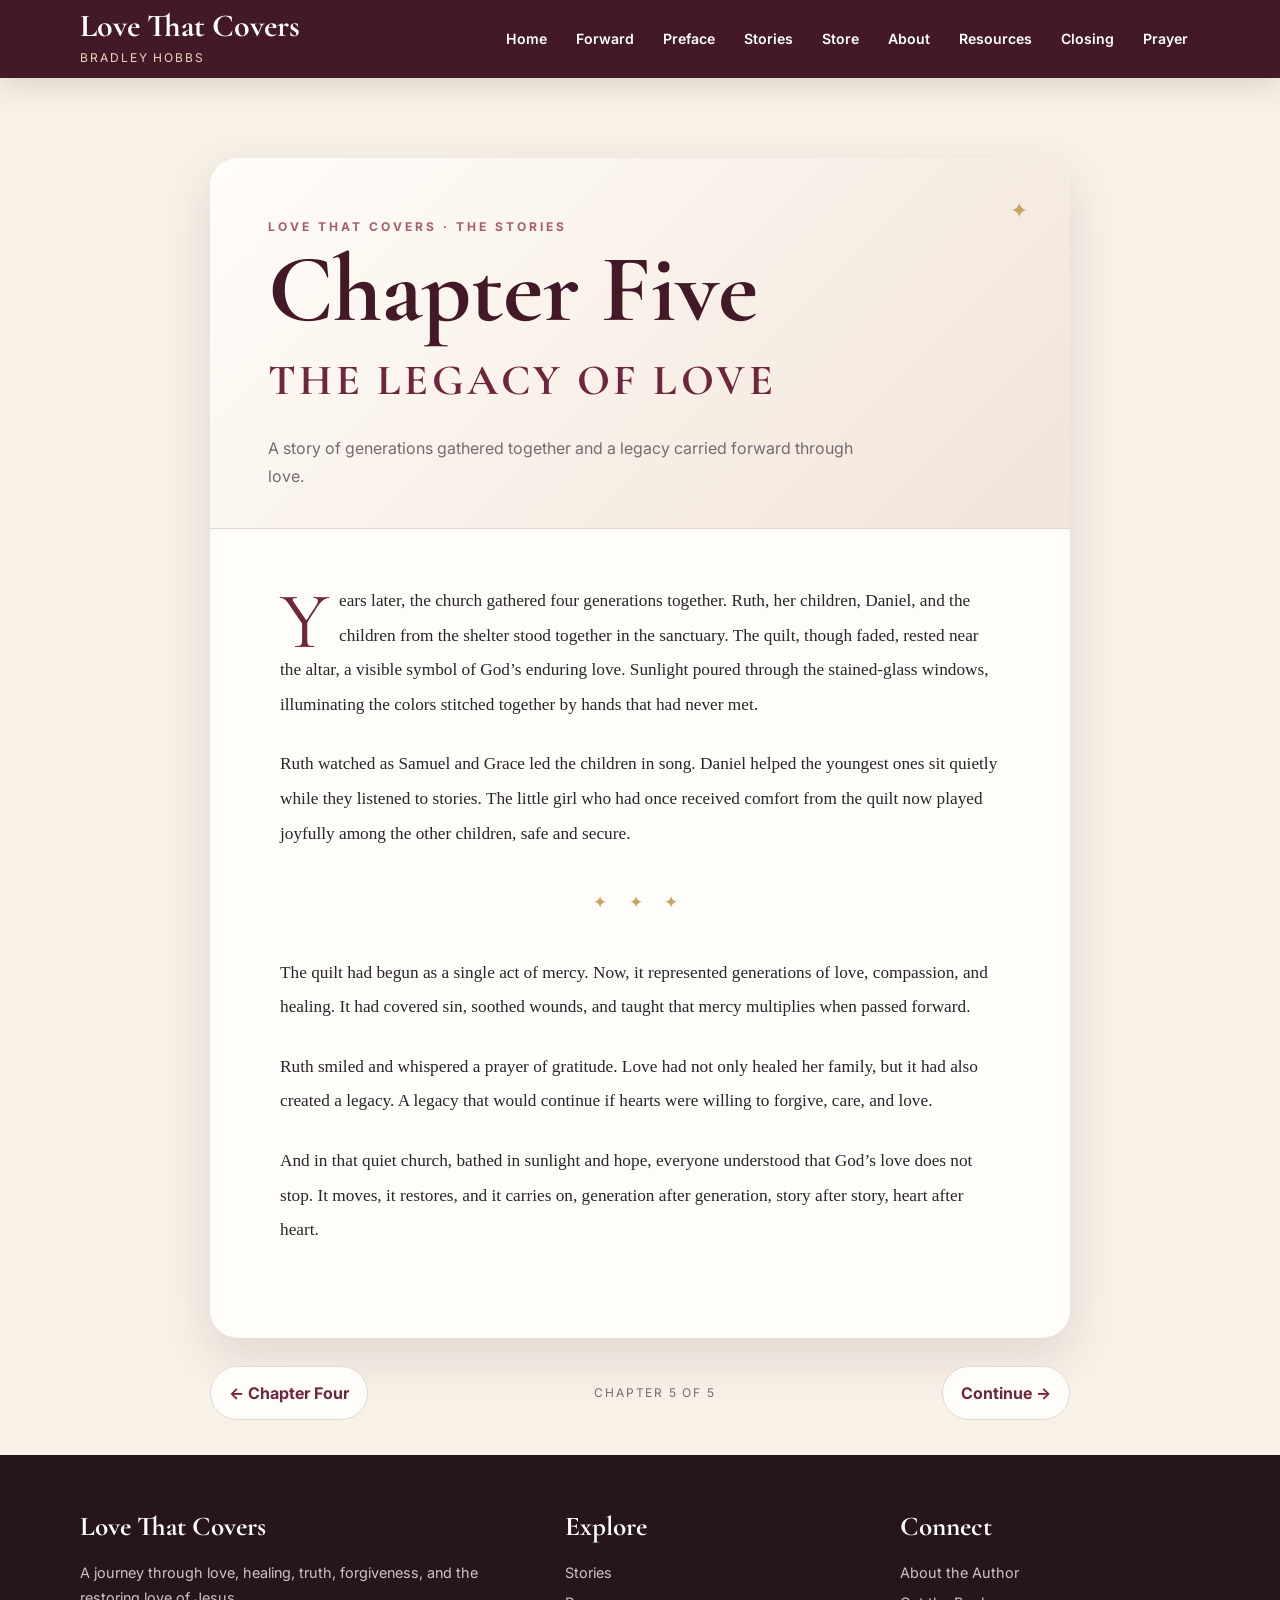
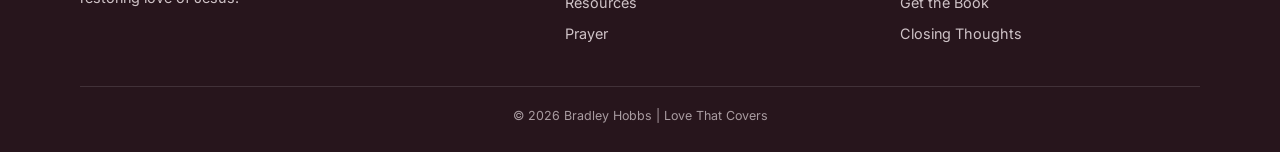
<file: chapter5.html>
<!DOCTYPE html>
<html lang="en">
<head>
<meta charset="UTF-8">
<meta name="viewport" content="width=device-width, initial-scale=1.0">
<title>Chapter Five | Love That Covers</title>
<meta name="description" content="Chapter Five, The Legacy of Love, from Love That Covers by Bradley Hobbs.">
<link rel="stylesheet" href="styles.css">
<style>
.chapter-reading{max-width:860px;margin:0 auto;background:var(--paper);border-radius:28px;box-shadow:var(--shadow);overflow:hidden}.chapter-opening{padding:58px 58px 38px;background:linear-gradient(135deg,#fffdf9,#f1e4d8);border-bottom:1px solid var(--line);position:relative}.chapter-opening::after{content:"✦";position:absolute;right:42px;top:32px;color:var(--gold);font-size:1.4rem}.chapter-label{font-size:.75rem;letter-spacing:.25em;text-transform:uppercase;color:var(--rose);font-weight:700}.chapter-opening h1{font-family:'Cormorant Garamond',Georgia,serif;color:var(--wine-dark);font-size:clamp(3.5rem,8vw,6rem);line-height:.85;margin:12px 0}.chapter-opening h2{font-family:'Cormorant Garamond',Georgia,serif;color:var(--wine);font-size:clamp(1.8rem,4vw,2.7rem);letter-spacing:.08em;text-transform:uppercase}.chapter-opening p{max-width:620px;color:var(--muted);margin-top:16px}.chapter-body{padding:55px 70px 65px;font-family:Georgia,serif;font-size:1.08rem;line-height:2}.chapter-body p{margin-bottom:25px}.chapter-body p:first-child::first-letter{float:left;font-family:'Cormorant Garamond',Georgia,serif;font-size:5rem;line-height:.75;padding:8px 10px 0 0;color:var(--wine)}.chapter-divider{text-align:center;color:var(--gold);letter-spacing:.5em;margin:35px 0}.chapter-footer{max-width:860px;margin:28px auto 0;display:flex;justify-content:space-between;align-items:center;gap:15px}.chapter-footer a{text-decoration:none;color:var(--wine);font-weight:700;padding:12px 18px;border-radius:999px;border:1px solid var(--line);background:var(--paper)}.chapter-footer a:hover{border-color:var(--gold);background:#fff8ec}.chapter-position{font-size:.75rem;letter-spacing:.15em;text-transform:uppercase;color:var(--muted)}@media(max-width:640px){.chapter-opening{padding:40px 28px 30px}.chapter-opening::after{right:24px;top:22px}.chapter-body{padding:35px 26px 42px;font-size:1.02rem;line-height:1.9}.chapter-footer{flex-wrap:wrap}.chapter-position{order:3;width:100%;text-align:center}}
</style>
</head>
<body>
<header class="site-header"><div class="container header-inner"><a class="brand" href="index.html"><span class="brand-title">Love That Covers</span><span class="brand-author">Bradley Hobbs</span></a><button class="menu-toggle" type="button" aria-label="Open navigation" aria-expanded="false" onclick="toggleMenu()">☰</button><nav class="site-nav" id="siteNav" aria-label="Main navigation"><a href="index.html">Home</a><a href="forward.html">Forward</a><a href="preface.html">Preface</a><a href="stories.html" aria-current="page">Stories</a><a href="store.html">Store</a><a href="about.html">About</a><a href="resources.html">Resources</a><a href="closing.html">Closing</a><a href="prayer.html">Prayer</a></nav></div></header>
<main><section class="section" style="padding-bottom:35px"><div class="container"><article class="chapter-reading"><header class="chapter-opening"><div class="chapter-label">Love That Covers · The Stories</div><h1>Chapter Five</h1><h2>The Legacy of Love</h2><p>A story of generations gathered together and a legacy carried forward through love.</p></header><div class="chapter-body"><p>Years later, the church gathered four generations together. Ruth, her children, Daniel, and the children from the shelter stood together in the sanctuary. The quilt, though faded, rested near the altar, a visible symbol of God’s enduring love. Sunlight poured through the stained-glass windows, illuminating the colors stitched together by hands that had never met.</p><p>Ruth watched as Samuel and Grace led the children in song. Daniel helped the youngest ones sit quietly while they listened to stories. The little girl who had once received comfort from the quilt now played joyfully among the other children, safe and secure.</p><div class="chapter-divider">✦ ✦ ✦</div><p>The quilt had begun as a single act of mercy. Now, it represented generations of love, compassion, and healing. It had covered sin, soothed wounds, and taught that mercy multiplies when passed forward.</p><p>Ruth smiled and whispered a prayer of gratitude. Love had not only healed her family, but it had also created a legacy. A legacy that would continue if hearts were willing to forgive, care, and love.</p><p>And in that quiet church, bathed in sunlight and hope, everyone understood that God’s love does not stop. It moves, it restores, and it carries on, generation after generation, story after story, heart after heart.</p></div></article><div class="chapter-footer"><a href="chapter4.html">← Chapter Four</a><span class="chapter-position">Chapter 5 of 5</span><a href="closing.html">Continue →</a></div></div></section></main>
<footer class="site-footer"><div class="container"><div class="footer-grid"><div><h3>Love That Covers</h3><p>A journey through love, healing, truth, forgiveness, and the restoring love of Jesus.</p></div><div><h3>Explore</h3><a href="stories.html">Stories</a><a href="resources.html">Resources</a><a href="prayer.html">Prayer</a></div><div><h3>Connect</h3><a href="about.html">About the Author</a><a href="store.html">Get the Book</a><a href="closing.html">Closing Thoughts</a></div></div><div class="footer-bottom">© 2026 Bradley Hobbs | Love That Covers</div></div></footer>
<script>function toggleMenu(){const nav=document.getElementById('siteNav');const button=document.querySelector('.menu-toggle');const open=nav.classList.toggle('open');button.setAttribute('aria-expanded',open?'true':'false');button.setAttribute('aria-label',open?'Close navigation':'Open navigation');}document.querySelectorAll('.site-nav a').forEach(link=>link.addEventListener('click',()=>{document.getElementById('siteNav').classList.remove('open');document.querySelector('.menu-toggle').setAttribute('aria-expanded','false');}));</script>
</body>
</html>
</file>
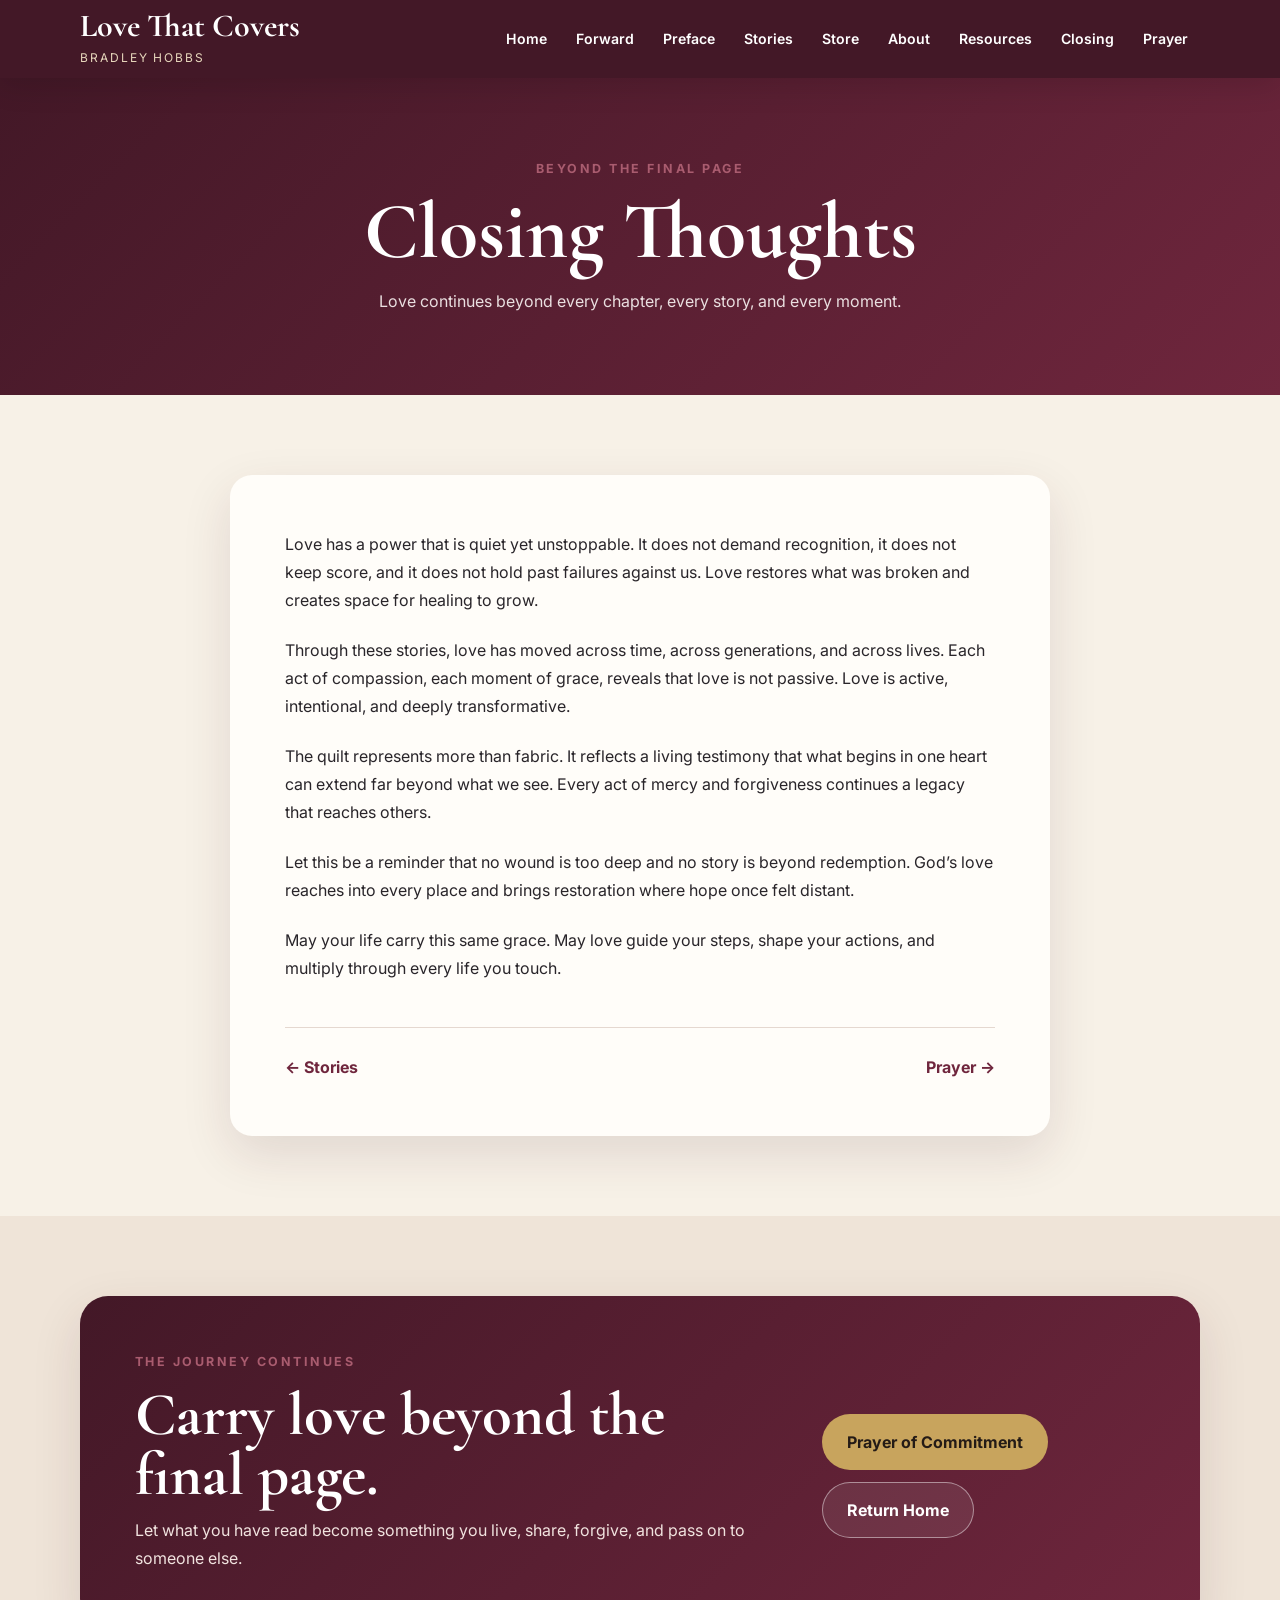
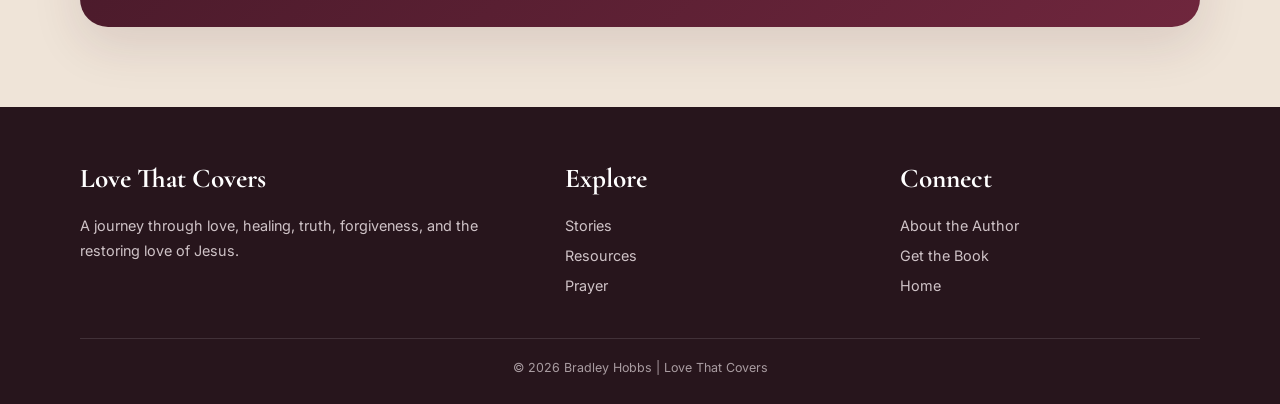
<file: closing.html>
<!DOCTYPE html>
<html lang="en">
<head>
<meta charset="UTF-8">
<meta name="viewport" content="width=device-width, initial-scale=1.0">
<title>Closing Thoughts | Love That Covers</title>
<meta name="description" content="Closing thoughts from Love That Covers by Bradley Hobbs.">
<link rel="stylesheet" href="styles.css">
</head>
<body>
<header class="site-header">
<div class="container header-inner">
<a class="brand" href="index.html"><span class="brand-title">Love That Covers</span><span class="brand-author">Bradley Hobbs</span></a>
<button class="menu-toggle" type="button" aria-label="Open navigation" aria-expanded="false" onclick="toggleMenu()">☰</button>
<nav class="site-nav" id="siteNav" aria-label="Main navigation">
<a href="index.html">Home</a><a href="forward.html">Forward</a><a href="preface.html">Preface</a><a href="stories.html">Stories</a><a href="store.html">Store</a><a href="about.html">About</a><a href="resources.html">Resources</a><a href="closing.html" aria-current="page">Closing</a><a href="prayer.html">Prayer</a>
</nav>
</div>
</header>
<main>
<section class="page-hero"><div class="container"><div class="eyebrow">Beyond the final page</div><h1>Closing Thoughts</h1><p>Love continues beyond every chapter, every story, and every moment.</p></div></section>
<section class="section"><div class="container"><article class="reading">
<p>Love has a power that is quiet yet unstoppable. It does not demand recognition, it does not keep score, and it does not hold past failures against us. Love restores what was broken and creates space for healing to grow.</p>
<p>Through these stories, love has moved across time, across generations, and across lives. Each act of compassion, each moment of grace, reveals that love is not passive. Love is active, intentional, and deeply transformative.</p>
<p>The quilt represents more than fabric. It reflects a living testimony that what begins in one heart can extend far beyond what we see. Every act of mercy and forgiveness continues a legacy that reaches others.</p>
<p>Let this be a reminder that no wound is too deep and no story is beyond redemption. God’s love reaches into every place and brings restoration where hope once felt distant.</p>
<p>May your life carry this same grace. May love guide your steps, shape your actions, and multiply through every life you touch.</p>
<div class="chapter-nav"><a href="stories.html">← Stories</a><a href="prayer.html">Prayer →</a></div>
</article></div></section>
<section class="section section-soft"><div class="container"><div class="cta"><div><div class="eyebrow">The journey continues</div><h2>Carry love beyond the final page.</h2><p>Let what you have read become something you live, share, forgive, and pass on to someone else.</p></div><div class="actions"><a class="button button-primary" href="prayer.html">Prayer of Commitment</a><a class="button button-secondary" href="index.html">Return Home</a></div></div></div></section>
</main>
<footer class="site-footer"><div class="container"><div class="footer-grid"><div><h3>Love That Covers</h3><p>A journey through love, healing, truth, forgiveness, and the restoring love of Jesus.</p></div><div><h3>Explore</h3><a href="stories.html">Stories</a><a href="resources.html">Resources</a><a href="prayer.html">Prayer</a></div><div><h3>Connect</h3><a href="about.html">About the Author</a><a href="store.html">Get the Book</a><a href="index.html">Home</a></div></div><div class="footer-bottom">© 2026 Bradley Hobbs | Love That Covers</div></div></footer>
<script>
function toggleMenu(){const nav=document.getElementById('siteNav');const button=document.querySelector('.menu-toggle');const open=nav.classList.toggle('open');button.setAttribute('aria-expanded',open?'true':'false');button.setAttribute('aria-label',open?'Close navigation':'Open navigation');}
document.querySelectorAll('.site-nav a').forEach(link=>link.addEventListener('click',()=>{document.getElementById('siteNav').classList.remove('open');document.querySelector('.menu-toggle').setAttribute('aria-expanded','false');}));
</script>
</body>
</html>
</file>
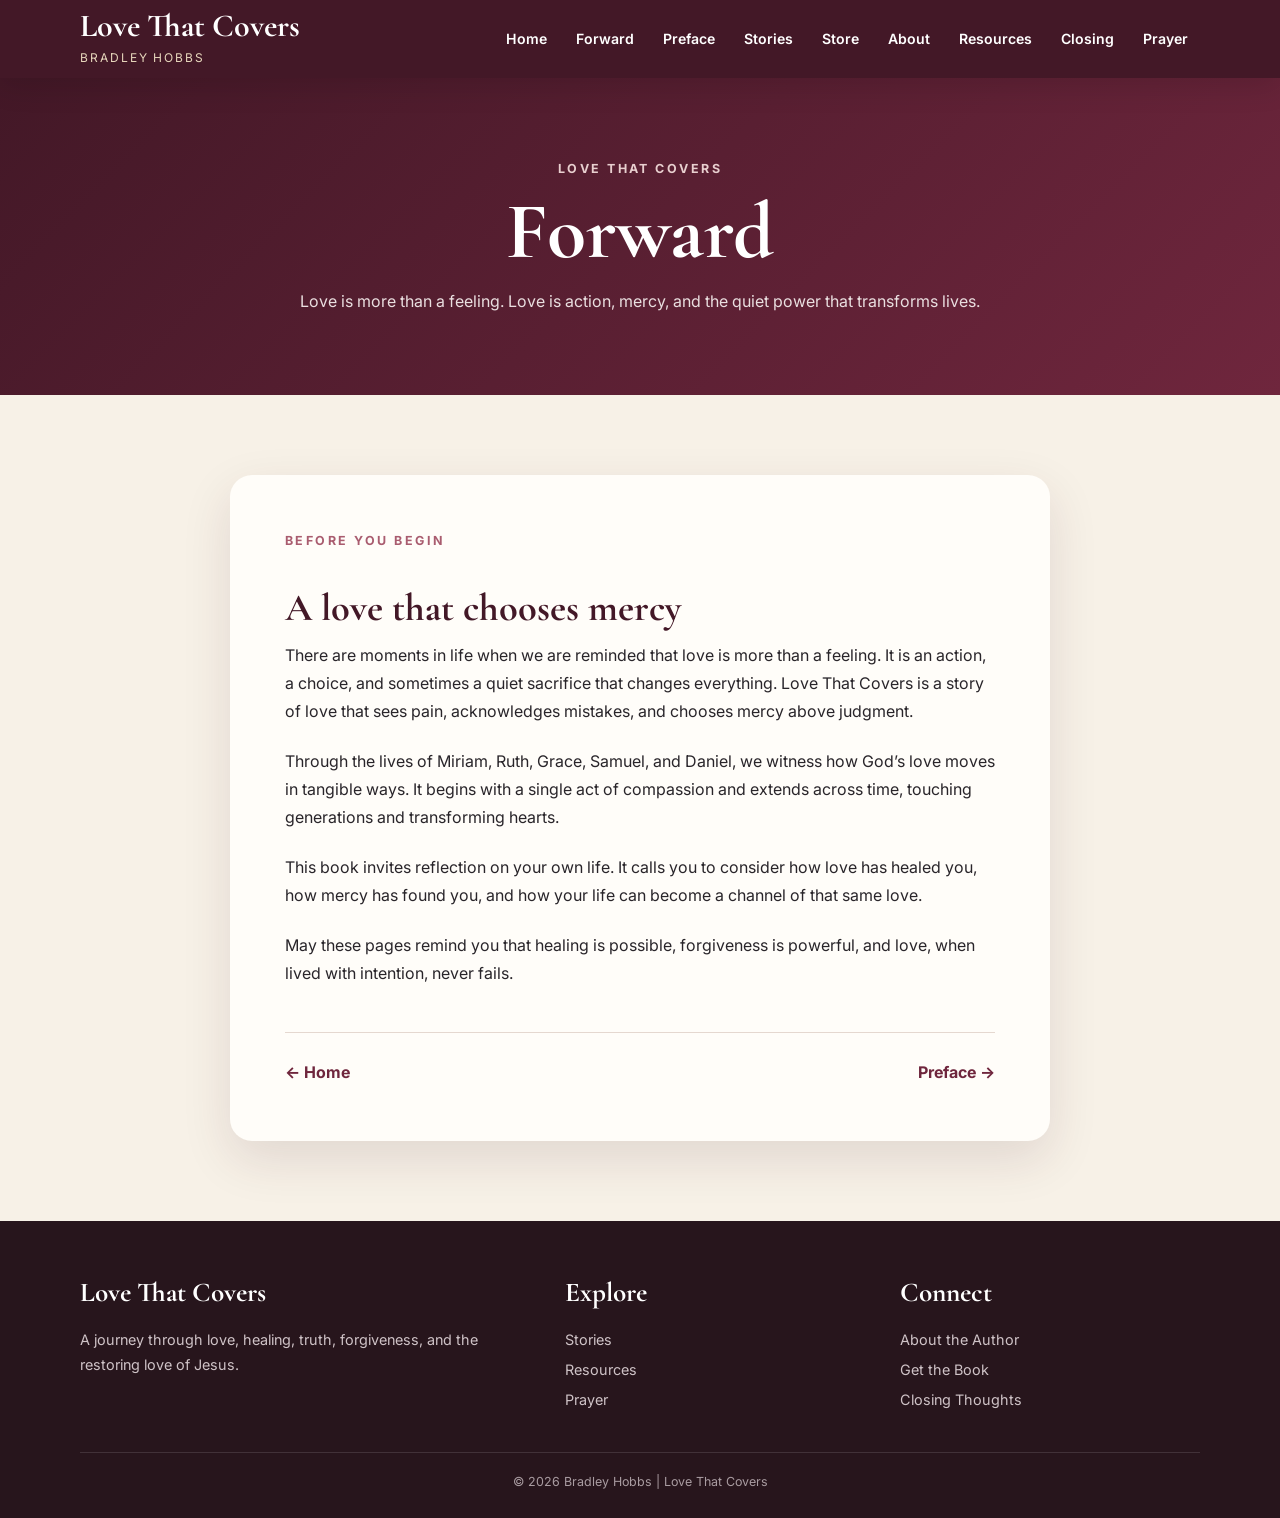
<file: forward.html>
<!DOCTYPE html>
<html lang="en">
<head>
<meta charset="UTF-8">
<meta name="viewport" content="width=device-width, initial-scale=1.0">
<title>Forward | Love That Covers</title>
<meta name="description" content="The Forward to Love That Covers by Bradley Hobbs.">
<link rel="stylesheet" href="styles.css">
</head>
<body>

<header class="site-header">
<div class="container header-inner">
<a class="brand" href="index.html"><span class="brand-title">Love That Covers</span><span class="brand-author">Bradley Hobbs</span></a>
<button class="menu-toggle" type="button" aria-label="Open navigation" aria-expanded="false" onclick="toggleMenu()">☰</button>
<nav class="site-nav" id="siteNav" aria-label="Main navigation">
<a href="index.html">Home</a><a href="forward.html" aria-current="page">Forward</a><a href="preface.html">Preface</a><a href="stories.html">Stories</a><a href="store.html">Store</a><a href="about.html">About</a><a href="resources.html">Resources</a><a href="closing.html">Closing</a><a href="prayer.html">Prayer</a>
</nav>
</div>
</header>

<main>
<section class="page-hero">
<div class="container">
<div class="eyebrow" style="color:#e8cfcf;">Love That Covers</div>
<h1>Forward</h1>
<p>Love is more than a feeling. Love is action, mercy, and the quiet power that transforms lives.</p>
</div>
</section>

<section class="section">
<div class="container">
<article class="reading">
<div class="eyebrow">Before you begin</div>
<h2>A love that chooses mercy</h2>
<p>There are moments in life when we are reminded that love is more than a feeling. It is an action, a choice, and sometimes a quiet sacrifice that changes everything. Love That Covers is a story of love that sees pain, acknowledges mistakes, and chooses mercy above judgment.</p>
<p>Through the lives of Miriam, Ruth, Grace, Samuel, and Daniel, we witness how God’s love moves in tangible ways. It begins with a single act of compassion and extends across time, touching generations and transforming hearts.</p>
<p>This book invites reflection on your own life. It calls you to consider how love has healed you, how mercy has found you, and how your life can become a channel of that same love.</p>
<p>May these pages remind you that healing is possible, forgiveness is powerful, and love, when lived with intention, never fails.</p>

<div class="chapter-nav">
<a href="index.html">← Home</a>
<a href="preface.html">Preface →</a>
</div>
</article>
</div>
</section>
</main>

<footer class="site-footer">
<div class="container">
<div class="footer-grid">
<div><h3>Love That Covers</h3><p>A journey through love, healing, truth, forgiveness, and the restoring love of Jesus.</p></div>
<div><h3>Explore</h3><a href="stories.html">Stories</a><a href="resources.html">Resources</a><a href="prayer.html">Prayer</a></div>
<div><h3>Connect</h3><a href="about.html">About the Author</a><a href="store.html">Get the Book</a><a href="closing.html">Closing Thoughts</a></div>
</div>
<div class="footer-bottom">© 2026 Bradley Hobbs | Love That Covers</div>
</div>
</footer>

<script>
function toggleMenu(){const nav=document.getElementById('siteNav');const button=document.querySelector('.menu-toggle');const open=nav.classList.toggle('open');button.setAttribute('aria-expanded',open?'true':'false');button.setAttribute('aria-label',open?'Close navigation':'Open navigation');}
document.querySelectorAll('.site-nav a').forEach(link=>link.addEventListener('click',()=>{document.getElementById('siteNav').classList.remove('open');document.querySelector('.menu-toggle').setAttribute('aria-expanded','false');document.querySelector('.menu-toggle').setAttribute('aria-label','Open navigation');}));
</script>

</body>
</html>
</file>
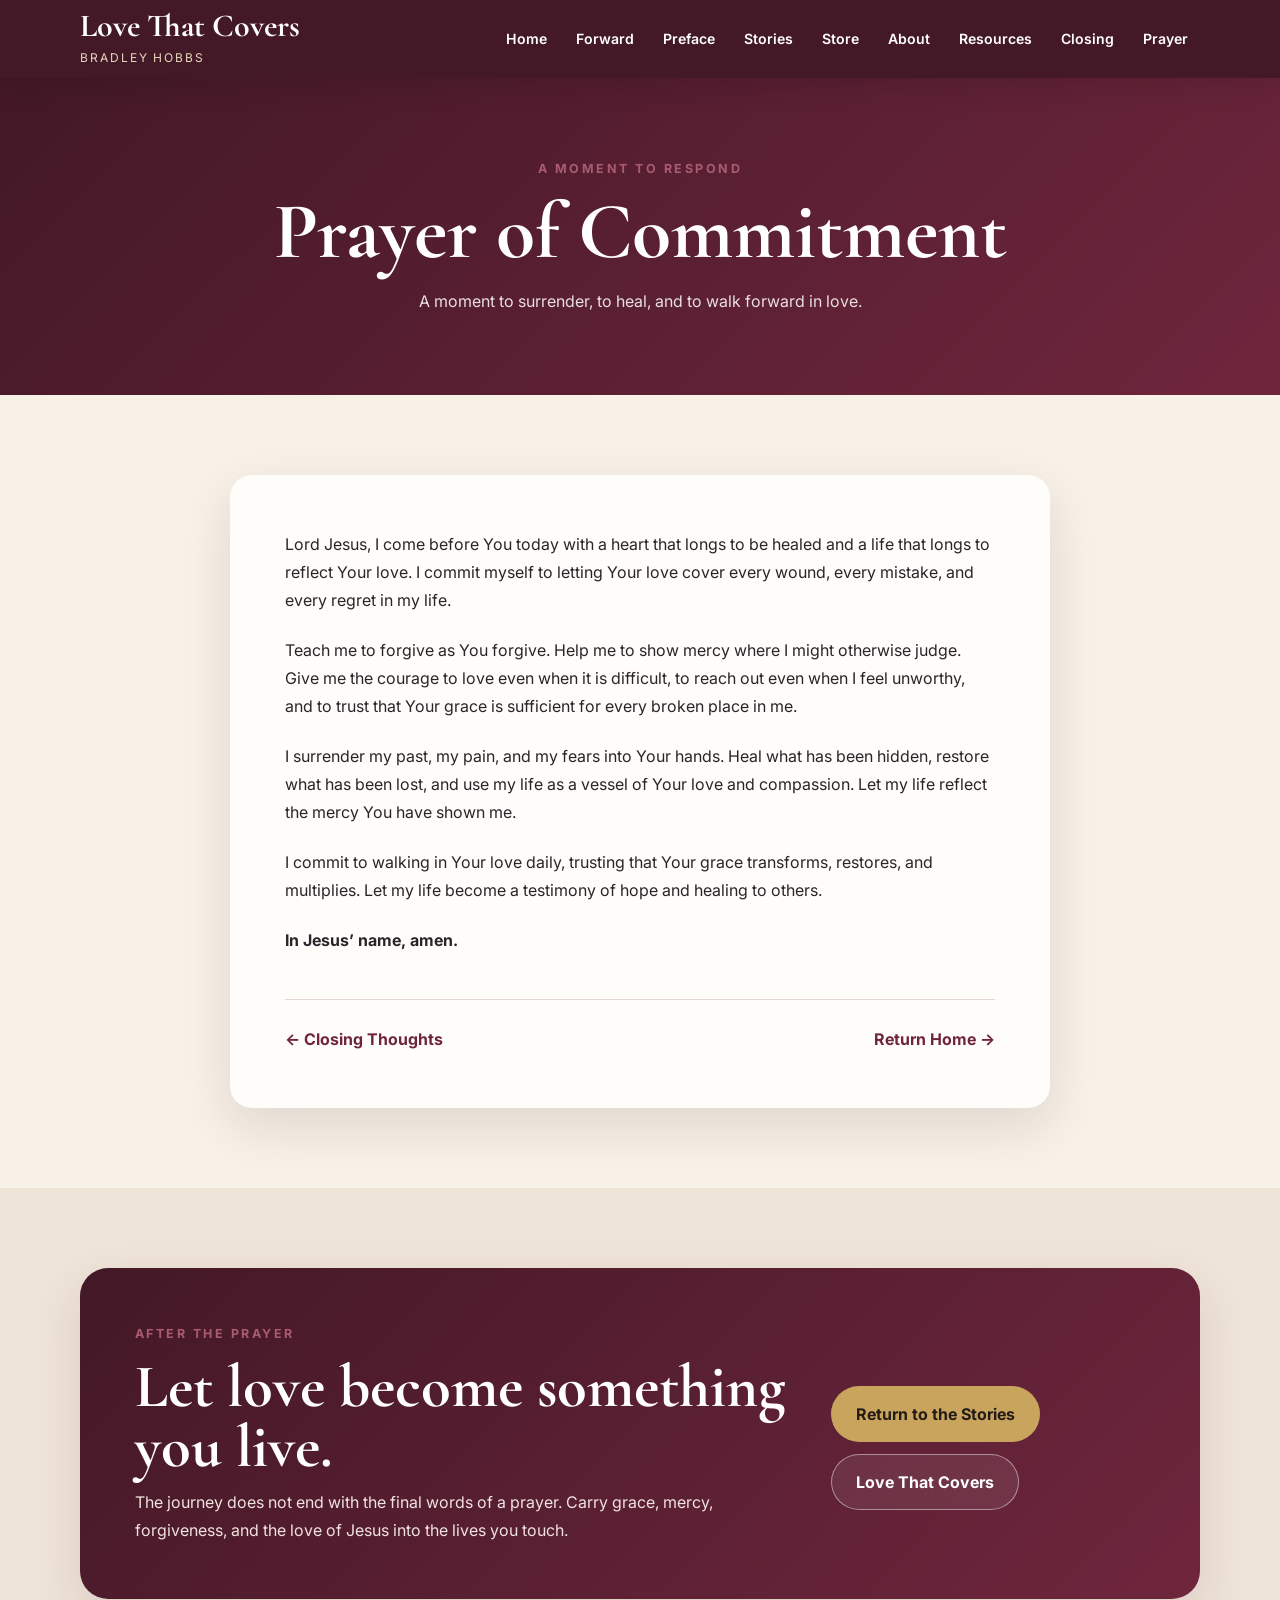
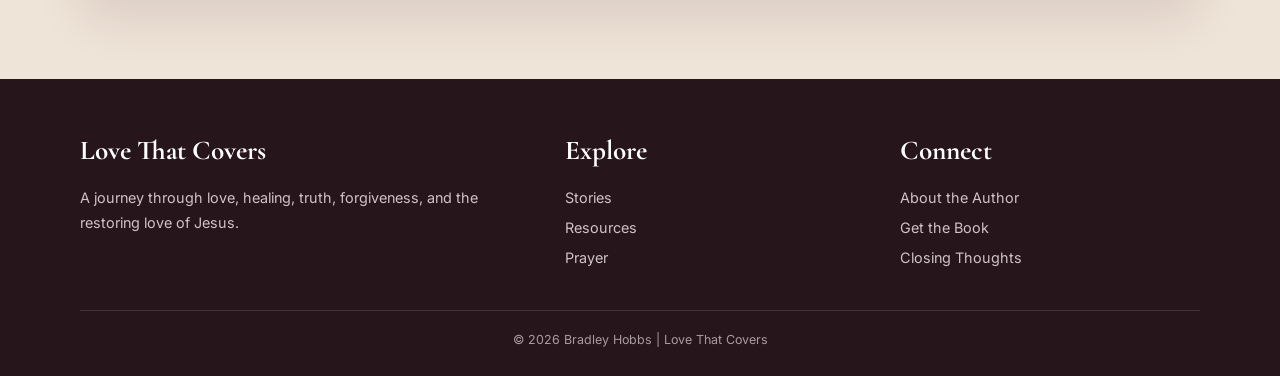
<file: prayer.html>
<!DOCTYPE html>
<html lang="en">
<head>
<meta charset="UTF-8">
<meta name="viewport" content="width=device-width, initial-scale=1.0">
<title>Prayer of Commitment | Love That Covers</title>
<meta name="description" content="A Prayer of Commitment from Love That Covers by Bradley Hobbs.">
<link rel="stylesheet" href="styles.css">
</head>
<body>
<header class="site-header">
<div class="container header-inner">
<a class="brand" href="index.html"><span class="brand-title">Love That Covers</span><span class="brand-author">Bradley Hobbs</span></a>
<button class="menu-toggle" type="button" aria-label="Open navigation" aria-expanded="false" onclick="toggleMenu()">☰</button>
<nav class="site-nav" id="siteNav" aria-label="Main navigation">
<a href="index.html">Home</a><a href="forward.html">Forward</a><a href="preface.html">Preface</a><a href="stories.html">Stories</a><a href="store.html">Store</a><a href="about.html">About</a><a href="resources.html">Resources</a><a href="closing.html">Closing</a><a href="prayer.html" aria-current="page">Prayer</a>
</nav>
</div>
</header>
<main>
<section class="page-hero"><div class="container"><div class="eyebrow">A moment to respond</div><h1>Prayer of Commitment</h1><p>A moment to surrender, to heal, and to walk forward in love.</p></div></section>
<section class="section"><div class="container"><article class="reading">
<p>Lord Jesus, I come before You today with a heart that longs to be healed and a life that longs to reflect Your love. I commit myself to letting Your love cover every wound, every mistake, and every regret in my life.</p>
<p>Teach me to forgive as You forgive. Help me to show mercy where I might otherwise judge. Give me the courage to love even when it is difficult, to reach out even when I feel unworthy, and to trust that Your grace is sufficient for every broken place in me.</p>
<p>I surrender my past, my pain, and my fears into Your hands. Heal what has been hidden, restore what has been lost, and use my life as a vessel of Your love and compassion. Let my life reflect the mercy You have shown me.</p>
<p>I commit to walking in Your love daily, trusting that Your grace transforms, restores, and multiplies. Let my life become a testimony of hope and healing to others.</p>
<p><strong>In Jesus’ name, amen.</strong></p>
<div class="chapter-nav"><a href="closing.html">← Closing Thoughts</a><a href="index.html">Return Home →</a></div>
</article></div></section>
<section class="section section-soft"><div class="container"><div class="cta"><div><div class="eyebrow">After the prayer</div><h2>Let love become something you live.</h2><p>The journey does not end with the final words of a prayer. Carry grace, mercy, forgiveness, and the love of Jesus into the lives you touch.</p></div><div class="actions"><a class="button button-primary" href="stories.html">Return to the Stories</a><a class="button button-secondary" href="index.html">Love That Covers</a></div></div></div></section>
</main>
<footer class="site-footer"><div class="container"><div class="footer-grid"><div><h3>Love That Covers</h3><p>A journey through love, healing, truth, forgiveness, and the restoring love of Jesus.</p></div><div><h3>Explore</h3><a href="stories.html">Stories</a><a href="resources.html">Resources</a><a href="prayer.html">Prayer</a></div><div><h3>Connect</h3><a href="about.html">About the Author</a><a href="store.html">Get the Book</a><a href="closing.html">Closing Thoughts</a></div></div><div class="footer-bottom">© 2026 Bradley Hobbs | Love That Covers</div></div></footer>
<script>
function toggleMenu(){const nav=document.getElementById('siteNav');const button=document.querySelector('.menu-toggle');const open=nav.classList.toggle('open');button.setAttribute('aria-expanded',open?'true':'false');button.setAttribute('aria-label',open?'Close navigation':'Open navigation');}
document.querySelectorAll('.site-nav a').forEach(link=>link.addEventListener('click',()=>{document.getElementById('siteNav').classList.remove('open');document.querySelector('.menu-toggle').setAttribute('aria-expanded','false');}));
</script>
</body>
</html>
</file>
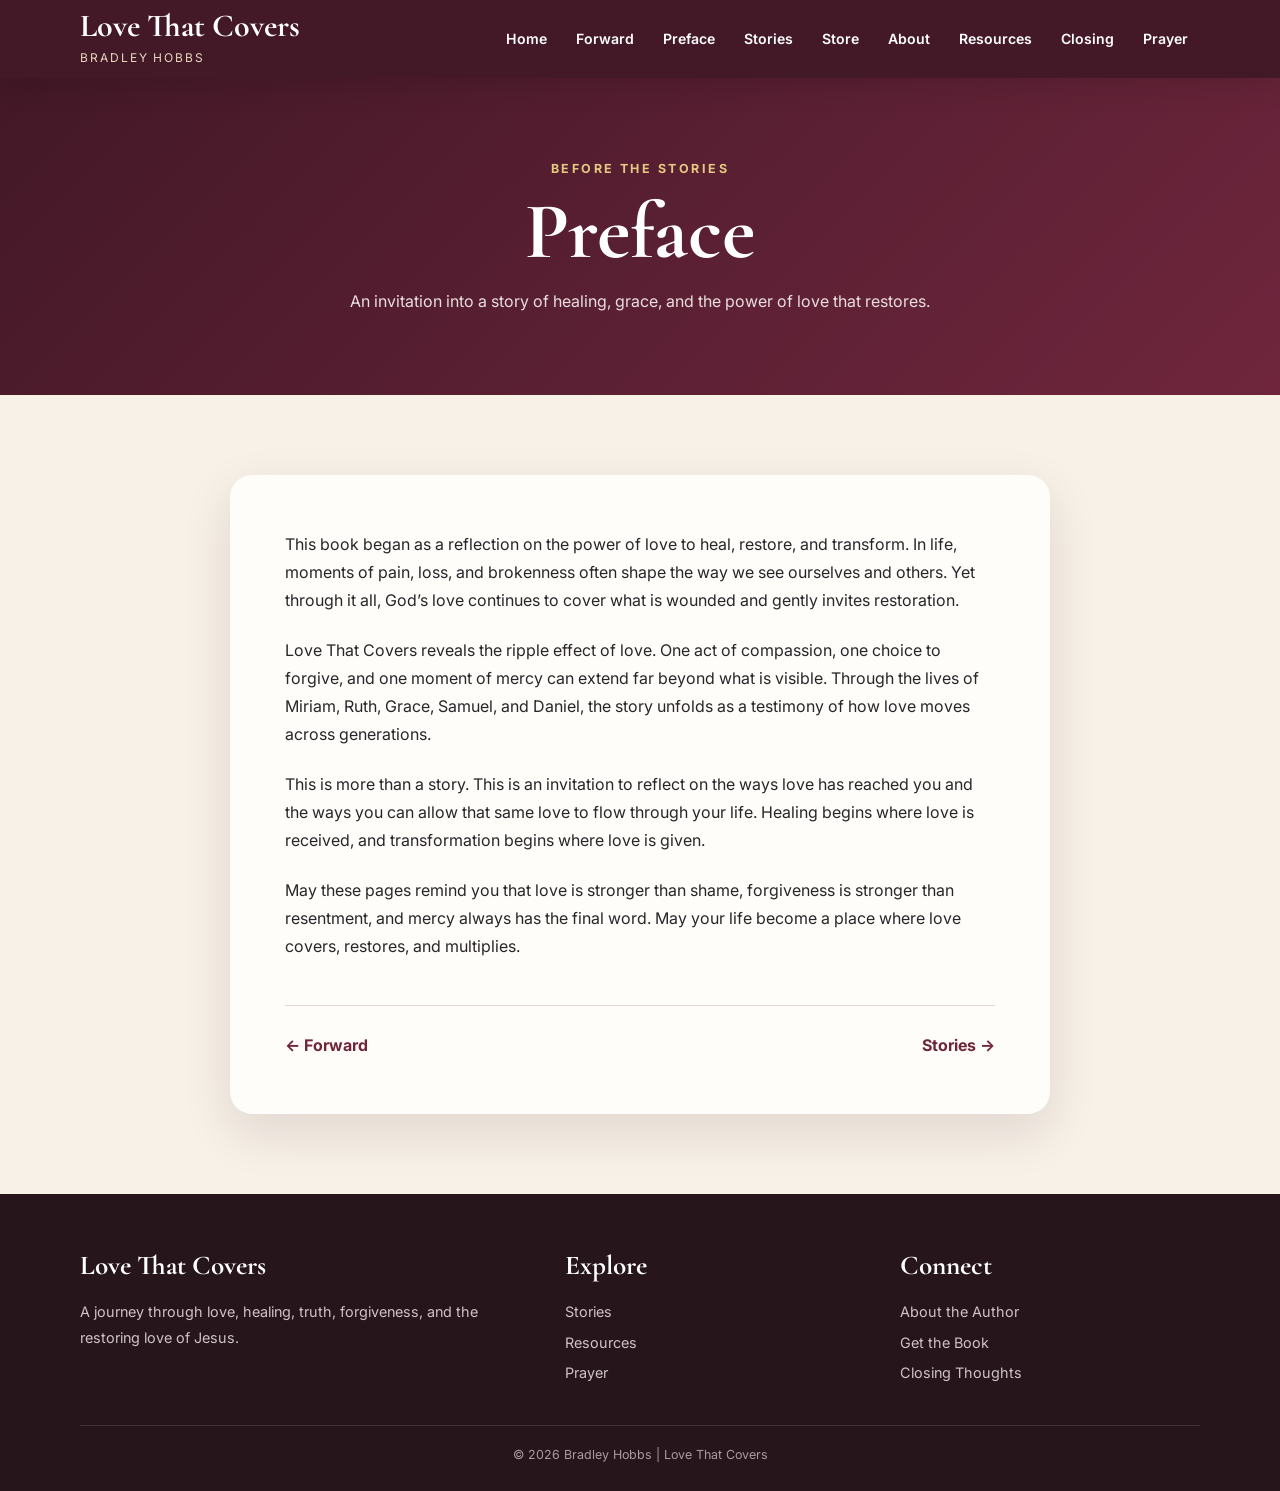
<file: preface.html>
<!DOCTYPE html>
<html lang="en">
<head>
<meta charset="UTF-8">
<meta name="viewport" content="width=device-width, initial-scale=1.0">
<title>Preface | Love That Covers</title>
<meta name="description" content="The preface to Love That Covers by Bradley Hobbs, a reflection on healing, grace, forgiveness, mercy, and the love of Jesus.">
<link rel="stylesheet" href="styles.css">
</head>
<body>
<header class="site-header">
<div class="container header-inner">
<a class="brand" href="index.html"><span class="brand-title">Love That Covers</span><span class="brand-author">Bradley Hobbs</span></a>
<button class="menu-toggle" type="button" aria-label="Open navigation" aria-expanded="false" onclick="toggleMenu()">☰</button>
<nav class="site-nav" id="siteNav" aria-label="Main navigation">
<a href="index.html">Home</a><a href="forward.html">Forward</a><a href="preface.html" aria-current="page">Preface</a><a href="stories.html">Stories</a><a href="store.html">Store</a><a href="about.html">About</a><a href="resources.html">Resources</a><a href="closing.html">Closing</a><a href="prayer.html">Prayer</a>
</nav>
</div>
</header>
<main>
<section class="page-hero">
<div class="container">
<div class="eyebrow" style="color:#e6c981">Before the stories</div>
<h1>Preface</h1>
<p>An invitation into a story of healing, grace, and the power of love that restores.</p>
</div>
</section>
<section class="section">
<div class="container">
<article class="reading">
<p>This book began as a reflection on the power of love to heal, restore, and transform. In life, moments of pain, loss, and brokenness often shape the way we see ourselves and others. Yet through it all, God’s love continues to cover what is wounded and gently invites restoration.</p>
<p>Love That Covers reveals the ripple effect of love. One act of compassion, one choice to forgive, and one moment of mercy can extend far beyond what is visible. Through the lives of Miriam, Ruth, Grace, Samuel, and Daniel, the story unfolds as a testimony of how love moves across generations.</p>
<p>This is more than a story. This is an invitation to reflect on the ways love has reached you and the ways you can allow that same love to flow through your life. Healing begins where love is received, and transformation begins where love is given.</p>
<p>May these pages remind you that love is stronger than shame, forgiveness is stronger than resentment, and mercy always has the final word. May your life become a place where love covers, restores, and multiplies.</p>
<nav class="chapter-nav" aria-label="Book navigation">
<a href="forward.html">← Forward</a>
<a href="stories.html">Stories →</a>
</nav>
</article>
</div>
</section>
</main>
<footer class="site-footer"><div class="container"><div class="footer-grid"><div><h3>Love That Covers</h3><p>A journey through love, healing, truth, forgiveness, and the restoring love of Jesus.</p></div><div><h3>Explore</h3><a href="stories.html">Stories</a><a href="resources.html">Resources</a><a href="prayer.html">Prayer</a></div><div><h3>Connect</h3><a href="about.html">About the Author</a><a href="store.html">Get the Book</a><a href="closing.html">Closing Thoughts</a></div></div><div class="footer-bottom">© 2026 Bradley Hobbs | Love That Covers</div></div></footer>
<script>
function toggleMenu(){const nav=document.getElementById('siteNav');const button=document.querySelector('.menu-toggle');const open=nav.classList.toggle('open');button.setAttribute('aria-expanded',open?'true':'false');button.setAttribute('aria-label',open?'Close navigation':'Open navigation');}
document.querySelectorAll('.site-nav a').forEach(link=>link.addEventListener('click',()=>{document.getElementById('siteNav').classList.remove('open');document.querySelector('.menu-toggle').setAttribute('aria-expanded','false');}));
</script>
</body>
</html>
</file>
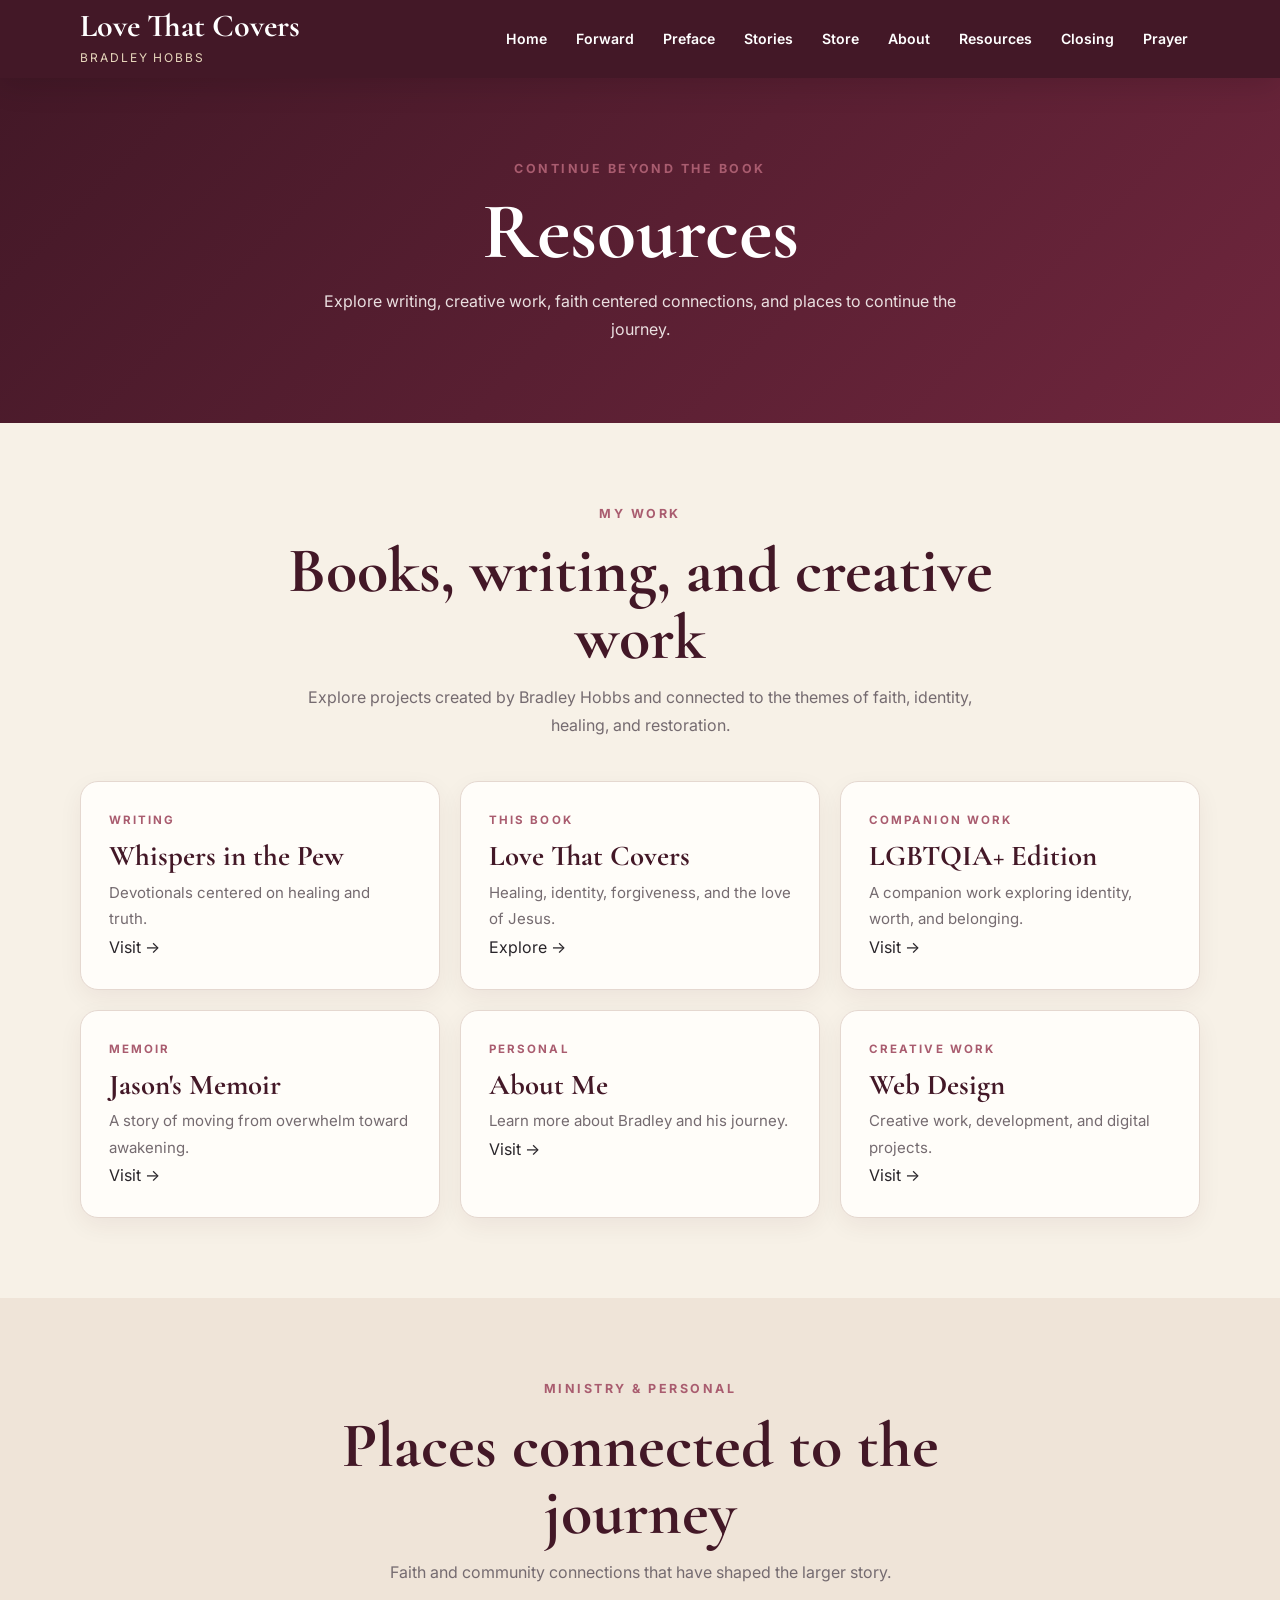
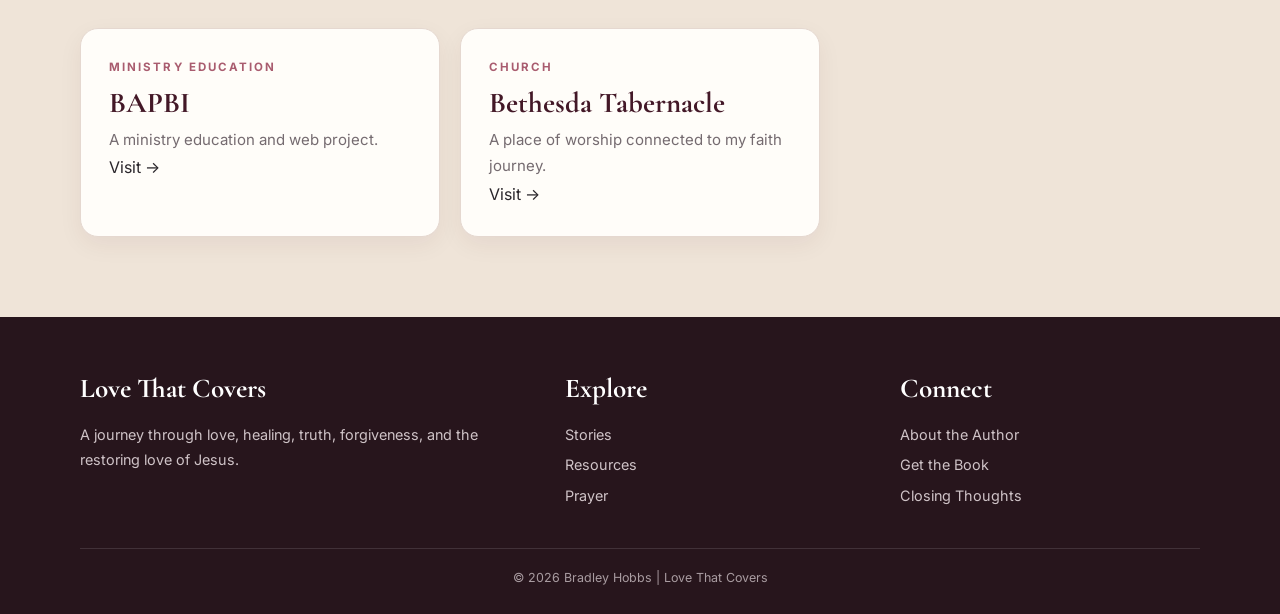
<file: resources.html>
<!DOCTYPE html>
<html lang="en">
<head>
<meta charset="UTF-8">
<meta name="viewport" content="width=device-width, initial-scale=1.0">
<title>Resources | Love That Covers</title>
<meta name="description" content="Resources connected to Love That Covers, Bradley Hobbs, faith, writing, ministry, and creative work.">
<link rel="stylesheet" href="styles.css">
</head>
<body>
<header class="site-header">
<div class="container header-inner">
<a class="brand" href="index.html"><span class="brand-title">Love That Covers</span><span class="brand-author">Bradley Hobbs</span></a>
<button class="menu-toggle" type="button" aria-label="Open navigation" aria-expanded="false" onclick="toggleMenu()">☰</button>
<nav class="site-nav" id="siteNav" aria-label="Main navigation">
<a href="index.html">Home</a><a href="forward.html">Forward</a><a href="preface.html">Preface</a><a href="stories.html">Stories</a><a href="store.html">Store</a><a href="about.html">About</a><a href="resources.html" aria-current="page">Resources</a><a href="closing.html">Closing</a><a href="prayer.html">Prayer</a>
</nav>
</div>
</header>
<main>
<section class="page-hero"><div class="container"><div class="eyebrow">Continue beyond the book</div><h1>Resources</h1><p>Explore writing, creative work, faith centered connections, and places to continue the journey.</p></div></section>
<section class="section"><div class="container">
<div class="section-heading"><div class="eyebrow">My work</div><h2>Books, writing, and creative work</h2><p>Explore projects created by Bradley Hobbs and connected to the themes of faith, identity, healing, and restoration.</p></div>
<div class="grid">
<a class="card" href="https://brad-hobbswd.github.io/whispers-in-the-pew/"><div class="card-number">Writing</div><h3>Whispers in the Pew</h3><p>Devotionals centered on healing and truth.</p><span class="card-link">Visit →</span></a>
<a class="card" href="index.html"><div class="card-number">This book</div><h3>Love That Covers</h3><p>Healing, identity, forgiveness, and the love of Jesus.</p><span class="card-link">Explore →</span></a>
<a class="card" href="https://brad-hobbswd.github.io/love-that-covers-lgbtqia/"><div class="card-number">Companion work</div><h3>LGBTQIA+ Edition</h3><p>A companion work exploring identity, worth, and belonging.</p><span class="card-link">Visit →</span></a>
<a class="card" href="https://brad-hobbswd.github.io/ignore-overwhelmed-jason-memoir/"><div class="card-number">Memoir</div><h3>Jason's Memoir</h3><p>A story of moving from overwhelm toward awakening.</p><span class="card-link">Visit →</span></a>
<a class="card" href="https://brad-hobbswd.github.io/about-me/"><div class="card-number">Personal</div><h3>About Me</h3><p>Learn more about Bradley and his journey.</p><span class="card-link">Visit →</span></a>
<a class="card" href="https://brad-hobbswd.github.io/brad-hobbswd/"><div class="card-number">Creative work</div><h3>Web Design</h3><p>Creative work, development, and digital projects.</p><span class="card-link">Visit →</span></a>
</div>
</div></section>
<section class="section section-soft"><div class="container">
<div class="section-heading"><div class="eyebrow">Ministry &amp; personal</div><h2>Places connected to the journey</h2><p>Faith and community connections that have shaped the larger story.</p></div>
<div class="grid">
<a class="card" href="https://www.bapbi.net"><div class="card-number">Ministry education</div><h3>BAPBI</h3><p>A ministry education and web project.</p><span class="card-link">Visit →</span></a>
<a class="card" href="https://www.mercyforyou.org"><div class="card-number">Church</div><h3>Bethesda Tabernacle</h3><p>A place of worship connected to my faith journey.</p><span class="card-link">Visit →</span></a>
</div>
</div></section>
</main>
<footer class="site-footer"><div class="container"><div class="footer-grid"><div><h3>Love That Covers</h3><p>A journey through love, healing, truth, forgiveness, and the restoring love of Jesus.</p></div><div><h3>Explore</h3><a href="stories.html">Stories</a><a href="resources.html">Resources</a><a href="prayer.html">Prayer</a></div><div><h3>Connect</h3><a href="about.html">About the Author</a><a href="store.html">Get the Book</a><a href="closing.html">Closing Thoughts</a></div></div><div class="footer-bottom">© 2026 Bradley Hobbs | Love That Covers</div></div></footer>
<script>
function toggleMenu(){const nav=document.getElementById('siteNav');const button=document.querySelector('.menu-toggle');const open=nav.classList.toggle('open');button.setAttribute('aria-expanded',open?'true':'false');button.setAttribute('aria-label',open?'Close navigation':'Open navigation');}
document.querySelectorAll('.site-nav a').forEach(link=>link.addEventListener('click',()=>{document.getElementById('siteNav').classList.remove('open');document.querySelector('.menu-toggle').setAttribute('aria-expanded','false');}));
</script>
</body>
</html>
</file>
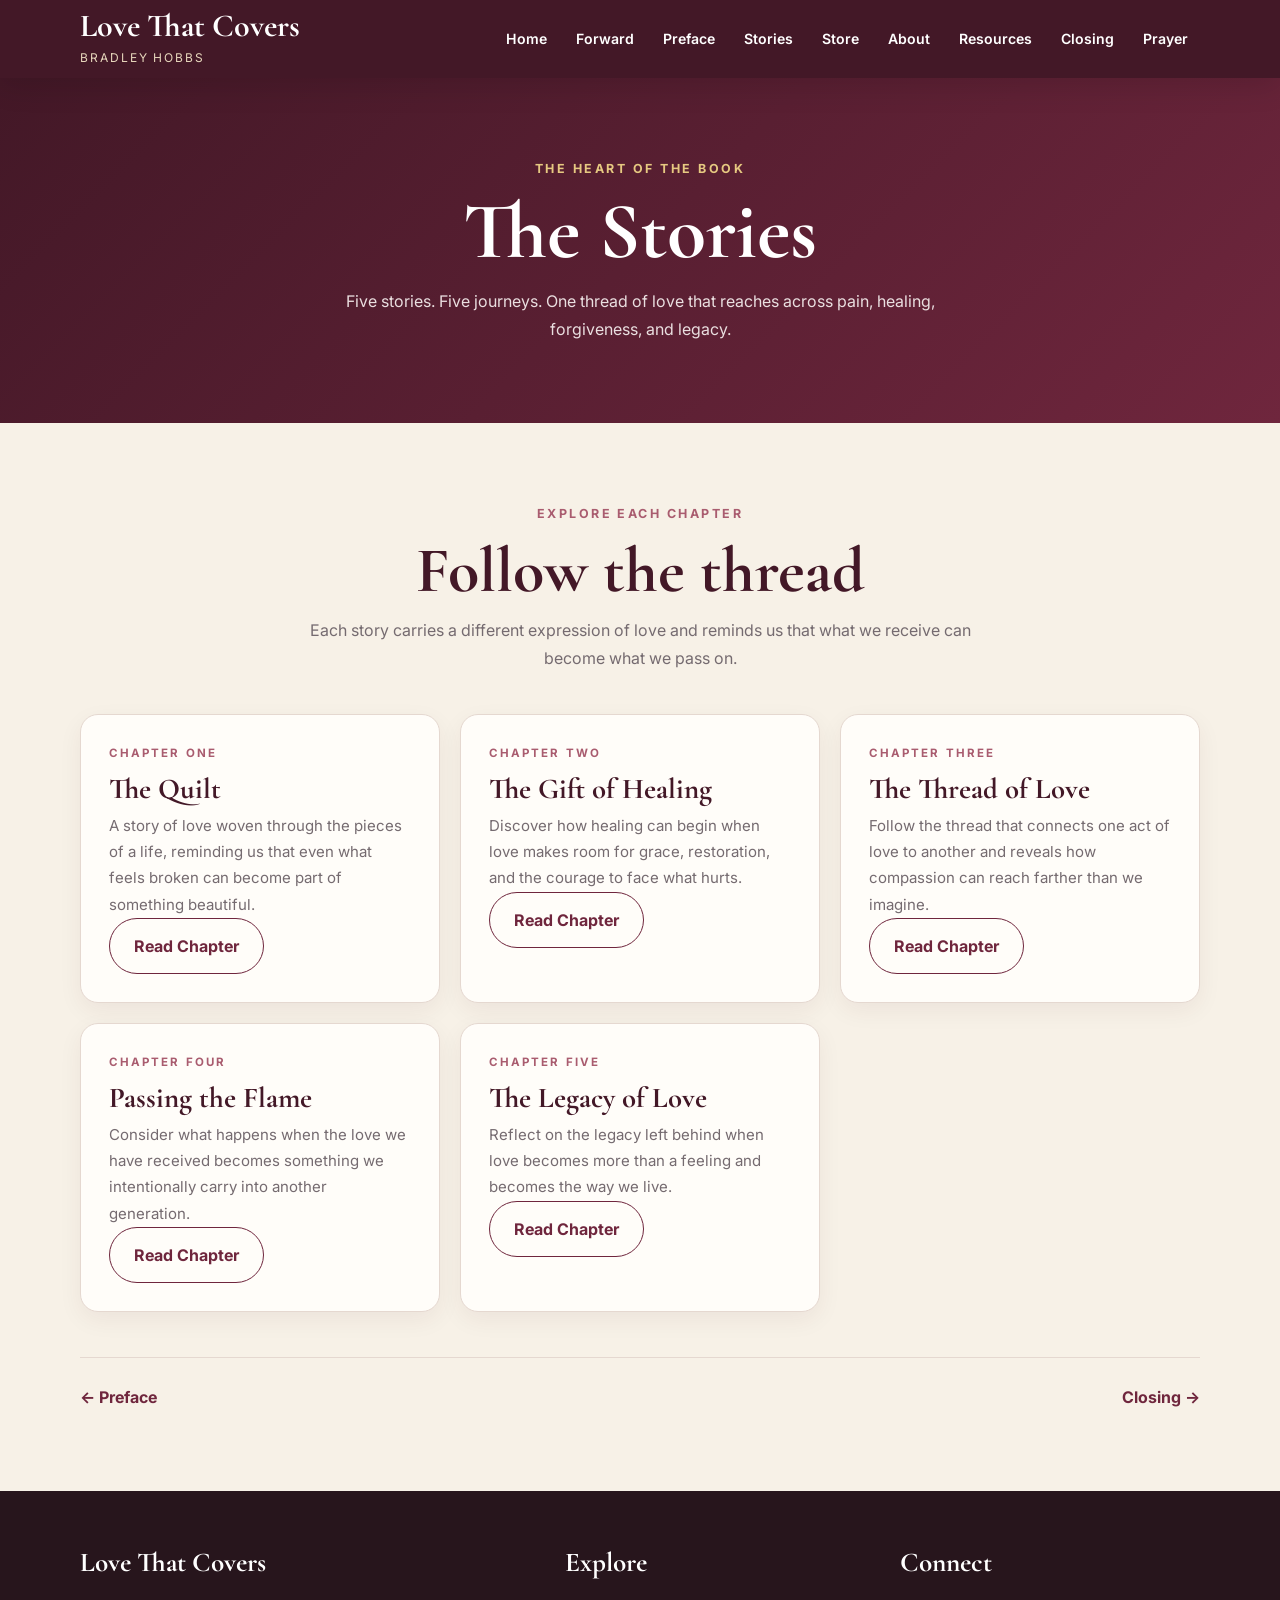
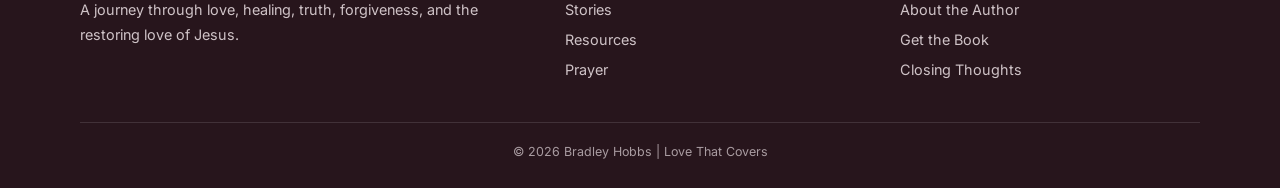
<file: stories.html>
<!DOCTYPE html>
<html lang="en">
<head>
<meta charset="UTF-8">
<meta name="viewport" content="width=device-width, initial-scale=1.0">
<title>Stories | Love That Covers</title>
<meta name="description" content="Explore the five stories in Love That Covers by Bradley Hobbs.">
<link rel="stylesheet" href="styles.css">
</head>
<body>
<header class="site-header">
<div class="container header-inner">
<a class="brand" href="index.html"><span class="brand-title">Love That Covers</span><span class="brand-author">Bradley Hobbs</span></a>
<button class="menu-toggle" type="button" aria-label="Open navigation" aria-expanded="false" onclick="toggleMenu()">☰</button>
<nav class="site-nav" id="siteNav" aria-label="Main navigation">
<a href="index.html">Home</a><a href="forward.html">Forward</a><a href="preface.html">Preface</a><a href="stories.html" aria-current="page">Stories</a><a href="store.html">Store</a><a href="about.html">About</a><a href="resources.html">Resources</a><a href="closing.html">Closing</a><a href="prayer.html">Prayer</a>
</nav>
</div>
</header>
<main>
<section class="page-hero">
<div class="container">
<div class="eyebrow" style="color:#e6c981">The heart of the book</div>
<h1>The Stories</h1>
<p>Five stories. Five journeys. One thread of love that reaches across pain, healing, forgiveness, and legacy.</p>
</div>
</section>
<section class="section">
<div class="container">
<div class="section-heading"><div class="eyebrow">Explore each chapter</div><h2>Follow the thread</h2><p>Each story carries a different expression of love and reminds us that what we receive can become what we pass on.</p></div>
<div class="grid">
<a class="card" href="chapter1.html"><div class="card-number">Chapter One</div><h3>The Quilt</h3><p>A story of love woven through the pieces of a life, reminding us that even what feels broken can become part of something beautiful.</p><span class="button button-outline">Read Chapter</span></a>
<a class="card" href="chapter2.html"><div class="card-number">Chapter Two</div><h3>The Gift of Healing</h3><p>Discover how healing can begin when love makes room for grace, restoration, and the courage to face what hurts.</p><span class="button button-outline">Read Chapter</span></a>
<a class="card" href="chapter3.html"><div class="card-number">Chapter Three</div><h3>The Thread of Love</h3><p>Follow the thread that connects one act of love to another and reveals how compassion can reach farther than we imagine.</p><span class="button button-outline">Read Chapter</span></a>
<a class="card" href="chapter4.html"><div class="card-number">Chapter Four</div><h3>Passing the Flame</h3><p>Consider what happens when the love we have received becomes something we intentionally carry into another generation.</p><span class="button button-outline">Read Chapter</span></a>
<a class="card" href="chapter5.html"><div class="card-number">Chapter Five</div><h3>The Legacy of Love</h3><p>Reflect on the legacy left behind when love becomes more than a feeling and becomes the way we live.</p><span class="button button-outline">Read Chapter</span></a>
</div>
<div class="chapter-nav"><a href="preface.html">← Preface</a><a href="closing.html">Closing →</a></div>
</div>
</section>
</main>
<footer class="site-footer"><div class="container"><div class="footer-grid"><div><h3>Love That Covers</h3><p>A journey through love, healing, truth, forgiveness, and the restoring love of Jesus.</p></div><div><h3>Explore</h3><a href="stories.html">Stories</a><a href="resources.html">Resources</a><a href="prayer.html">Prayer</a></div><div><h3>Connect</h3><a href="about.html">About the Author</a><a href="store.html">Get the Book</a><a href="closing.html">Closing Thoughts</a></div></div><div class="footer-bottom">© 2026 Bradley Hobbs | Love That Covers</div></div></footer>
<script>
function toggleMenu(){const nav=document.getElementById('siteNav');const button=document.querySelector('.menu-toggle');const open=nav.classList.toggle('open');button.setAttribute('aria-expanded',open?'true':'false');button.setAttribute('aria-label',open?'Close navigation':'Open navigation');}
document.querySelectorAll('.site-nav a').forEach(link=>link.addEventListener('click',()=>{document.getElementById('siteNav').classList.remove('open');document.querySelector('.menu-toggle').setAttribute('aria-expanded','false');document.querySelector('.menu-toggle').setAttribute('aria-label','Open navigation');}));
</script>
</body>
</html>
</file>
<file: styles.css>
@import url('https://fonts.googleapis.com/css2?family=Cormorant+Garamond:wght@500;600;700&family=Inter:wght@400;500;600;700&display=swap');
:root{--ivory:#f7f1e7;--paper:#fffdf9;--wine:#6f263d;--wine-dark:#431827;--rose:#a95c6f;--gold:#c8a45d;--ink:#29252a;--muted:#756b70;--line:#e5d8d0;--shadow:0 18px 50px rgba(67,24,39,.12);--radius:22px;--max:1120px}
*{box-sizing:border-box;margin:0;padding:0}html{scroll-behavior:smooth}body{font-family:Inter,Arial,sans-serif;background:var(--ivory);color:var(--ink);line-height:1.75}img{max-width:100%;display:block}a{color:inherit}.container{width:min(100% - 40px,var(--max));margin:auto}
.site-header{background:var(--wine-dark);color:#fff;position:sticky;top:0;z-index:1000;box-shadow:0 8px 30px rgba(0,0,0,.12)}.header-inner{min-height:78px;display:flex;align-items:center;justify-content:space-between;gap:25px}.brand{text-decoration:none;display:flex;flex-direction:column}.brand-title{font-family:'Cormorant Garamond',Georgia,serif;font-size:2rem;font-weight:700;line-height:1;color:#fff}.brand-author{font-size:.75rem;letter-spacing:.16em;text-transform:uppercase;color:#e7d7bc;margin-top:5px}.menu-toggle{display:none;border:1px solid rgba(255,255,255,.25);background:transparent;color:#fff;border-radius:10px;padding:9px 12px;font-size:1.2rem;cursor:pointer}.site-nav{display:flex;align-items:center;gap:5px}.site-nav a{color:#fff;text-decoration:none;padding:10px 12px;border-radius:9px;font-size:.88rem;font-weight:600}.site-nav a:hover,.site-nav a:focus-visible{background:rgba(255,255,255,.1);color:#f0d99d}
.hero{background:var(--ivory);padding:42px 20px 46px;overflow:hidden}.hero-image{width:100%;max-width:1050px;height:auto;object-fit:contain;object-position:center;margin:0 auto;border-radius:18px;box-shadow:0 18px 50px rgba(67,24,39,.15)}
.section{padding:80px 0}.section-soft{background:#efe4d8}.eyebrow{text-transform:uppercase;letter-spacing:.2em;font-size:.78rem;font-weight:700;color:var(--rose);margin-bottom:12px}.section-heading{text-align:center;max-width:720px;margin:0 auto 42px}.section-heading h2{font-family:'Cormorant Garamond',Georgia,serif;color:var(--wine-dark);font-size:clamp(2.3rem,5vw,4rem);line-height:1.05;margin-bottom:12px}.section-heading p{color:var(--muted)}
.intro{display:grid;grid-template-columns:.75fr 1.25fr;gap:55px;align-items:center}.intro-card{background:var(--paper);padding:42px;border-radius:var(--radius);box-shadow:var(--shadow)}.intro-card h2{font-family:'Cormorant Garamond',Georgia,serif;font-size:2.5rem;color:var(--wine-dark);line-height:1.05;margin-bottom:18px}.intro-card p+p{margin-top:16px}.pullquote{border-left:3px solid var(--gold);padding:20px 0 20px 25px;font-family:'Cormorant Garamond',Georgia,serif;font-size:2rem;line-height:1.15;color:var(--wine);font-weight:600}.actions{display:flex;flex-wrap:wrap;gap:12px;margin-top:28px}.button{display:inline-flex;align-items:center;justify-content:center;text-decoration:none;border-radius:999px;padding:13px 24px;font-weight:700;transition:.25s;border:1px solid transparent}.button-primary{background:var(--gold);color:#241b16}.button-secondary{border-color:rgba(255,255,255,.45);color:#fff;background:rgba(255,255,255,.08)}.button-outline{border-color:var(--wine);color:var(--wine);background:transparent}.button:hover,.button:focus-visible{transform:translateY(-2px);box-shadow:0 8px 22px rgba(0,0,0,.16)}
.book-image{display:flex;justify-content:center;align-items:center}.book-image img{width:auto;max-width:min(100%,360px);height:auto;max-height:620px;object-fit:contain;border-radius:8px;box-shadow:0 22px 45px rgba(67,24,39,.24);background:#fff;transition:transform .25s ease,box-shadow .25s ease}.book-image img:hover{transform:translateY(-4px);box-shadow:0 28px 55px rgba(67,24,39,.28)}
.grid{display:grid;grid-template-columns:repeat(3,1fr);gap:20px}.card{background:var(--paper);border:1px solid var(--line);border-radius:18px;padding:28px;text-decoration:none;box-shadow:0 8px 25px rgba(67,24,39,.06);transition:.25s}.card:hover,.card:focus-visible{transform:translateY(-5px);box-shadow:var(--shadow);border-color:#d6b77a}.card-number{font-size:.72rem;text-transform:uppercase;letter-spacing:.18em;color:var(--rose);font-weight:700;margin-bottom:10px}.card h3{font-family:'Cormorant Garamond',Georgia,serif;color:var(--wine-dark);font-size:1.8rem;line-height:1.1;margin-bottom:8px}.card p{color:var(--muted);font-size:.94rem}
.cta{background:linear-gradient(135deg,var(--wine-dark),var(--wine));color:#fff;border-radius:28px;padding:55px;display:flex;justify-content:space-between;align-items:center;gap:35px;box-shadow:var(--shadow)}.cta h2{font-family:'Cormorant Garamond',Georgia,serif;font-size:clamp(2.3rem,5vw,3.8rem);line-height:1;margin-bottom:10px}.cta p{color:#f1e3df;max-width:650px}.site-footer{background:#27151c;color:#ddd;padding:48px 0 25px}.footer-grid{display:grid;grid-template-columns:1.5fr 1fr 1fr;gap:35px}.site-footer h3{font-family:'Cormorant Garamond',Georgia,serif;color:#fff;font-size:1.7rem;margin-bottom:10px}.site-footer p,.site-footer a{color:#cfc3c7;font-size:.9rem}.site-footer a{text-decoration:none;display:block;margin:5px 0}.site-footer a:hover{color:#e6c981}.footer-bottom{border-top:1px solid rgba(255,255,255,.12);margin-top:35px;padding-top:18px;text-align:center;font-size:.78rem;color:#a99ca1}
.page-hero{background:linear-gradient(135deg,var(--wine-dark),var(--wine));color:#fff;padding:80px 0;text-align:center}.page-hero h1{font-family:'Cormorant Garamond',Georgia,serif;font-size:clamp(3rem,7vw,5rem);line-height:1}.page-hero p{max-width:680px;margin:15px auto 0;color:#eadfe0}.reading{max-width:820px;margin:auto;background:var(--paper);padding:55px;border-radius:var(--radius);box-shadow:var(--shadow)}.reading h2{font-family:'Cormorant Garamond',Georgia,serif;color:var(--wine-dark);font-size:2.4rem;line-height:1.1;margin:35px 0 12px}.reading p{margin-bottom:22px}.chapter-nav{display:flex;justify-content:space-between;gap:20px;margin-top:45px;padding-top:25px;border-top:1px solid var(--line);color:var(--wine);font-weight:700}.chapter-nav a{text-decoration:none}:focus-visible{outline:3px solid #d8b65f;outline-offset:4px}
@media(max-width:900px){.site-nav{display:none;position:absolute;top:78px;left:0;right:0;background:var(--wine-dark);padding:12px 20px 20px;flex-direction:column;align-items:stretch;box-shadow:0 12px 25px rgba(0,0,0,.2)}.site-nav.open{display:flex}.site-nav a{padding:13px 15px}.menu-toggle{display:block}.intro{grid-template-columns:1fr;gap:30px}.grid{grid-template-columns:repeat(2,1fr)}.book-image img{max-width:300px;max-height:560px}}
@media(max-width:640px){.container{width:min(100% - 28px,var(--max))}.header-inner{min-height:70px}.brand-title{font-size:1.7rem}.hero{padding:24px 14px 30px}.hero-image{width:100%;max-width:100%;height:auto;min-height:0;object-fit:contain;border-radius:12px}.section{padding:58px 0}.grid{grid-template-columns:1fr}.intro-card{padding:28px}.pullquote{font-size:1.7rem}.cta{padding:35px 25px;display:block}.cta .actions{margin-top:22px}.footer-grid{grid-template-columns:1fr}.reading{padding:30px 22px}.chapter-nav{font-size:.9rem}.book-image img{max-width:250px;max-height:500px;border-radius:7px}}
</file>
